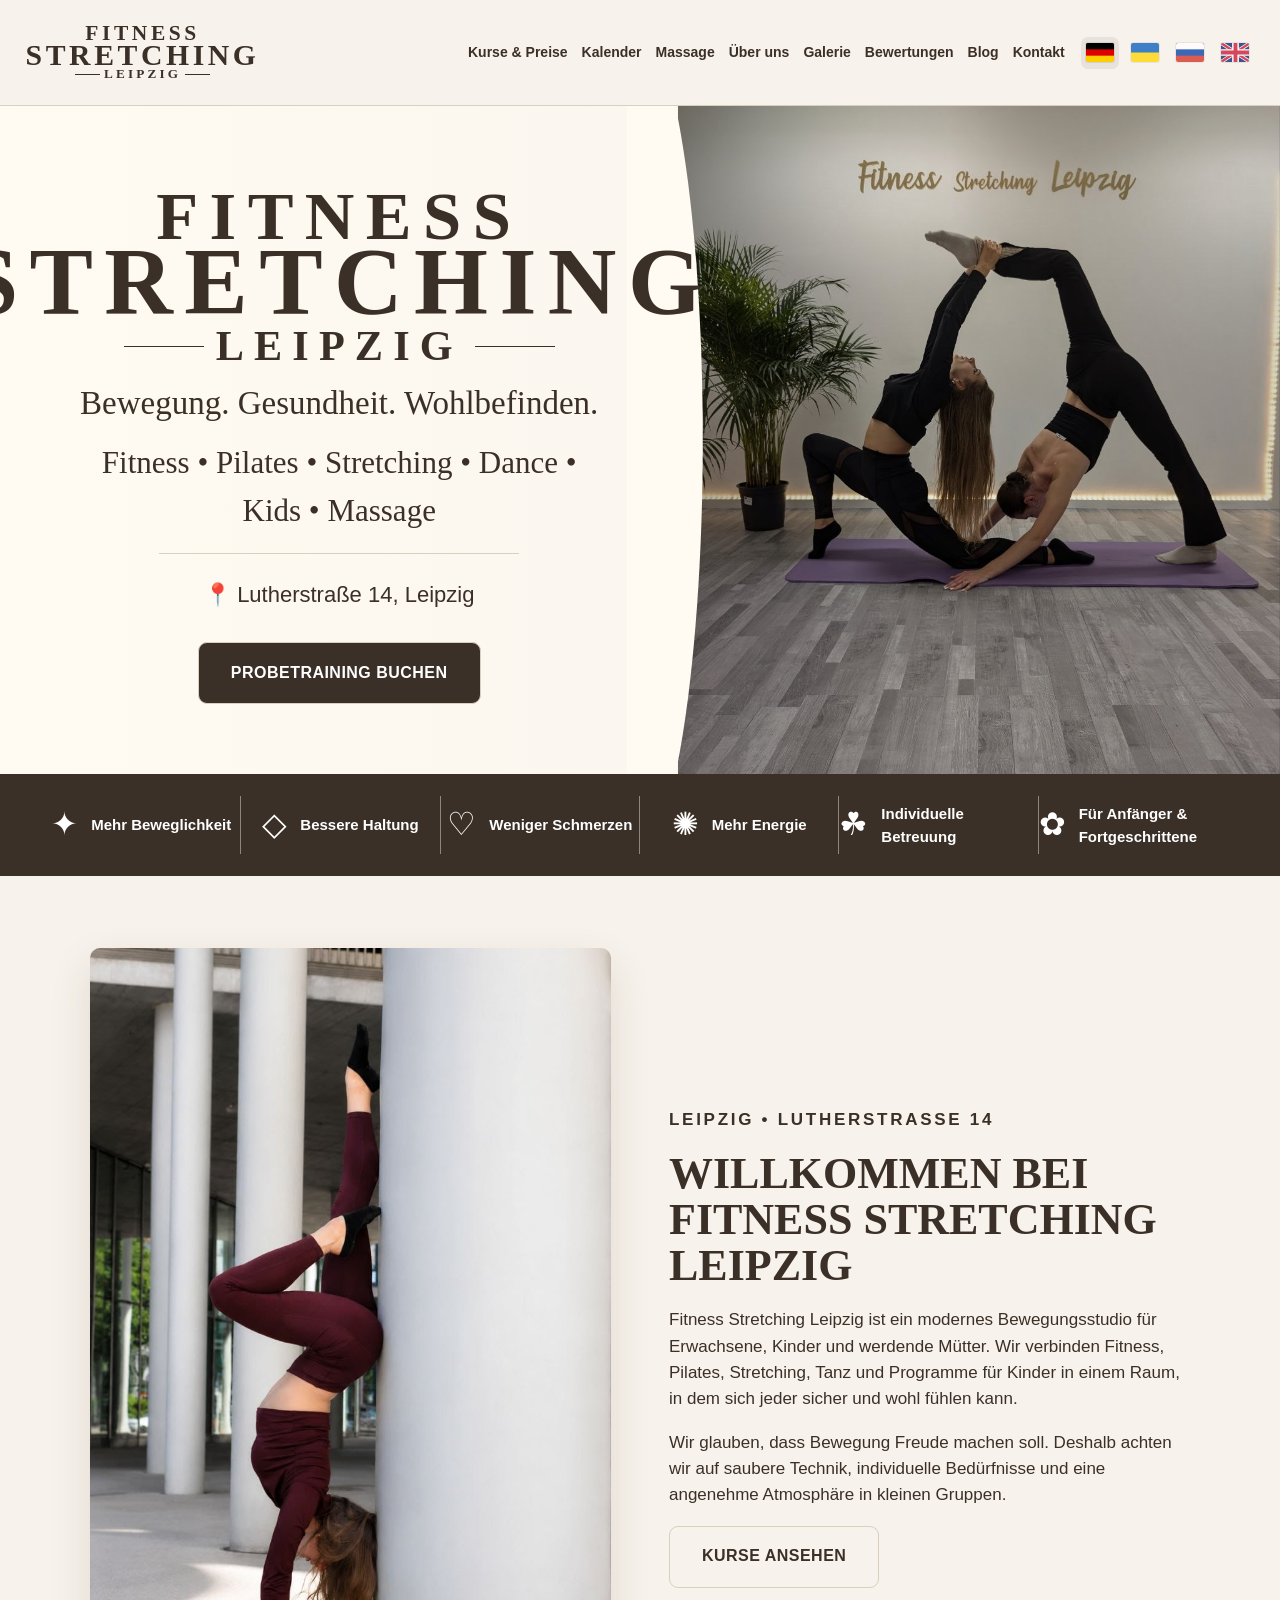
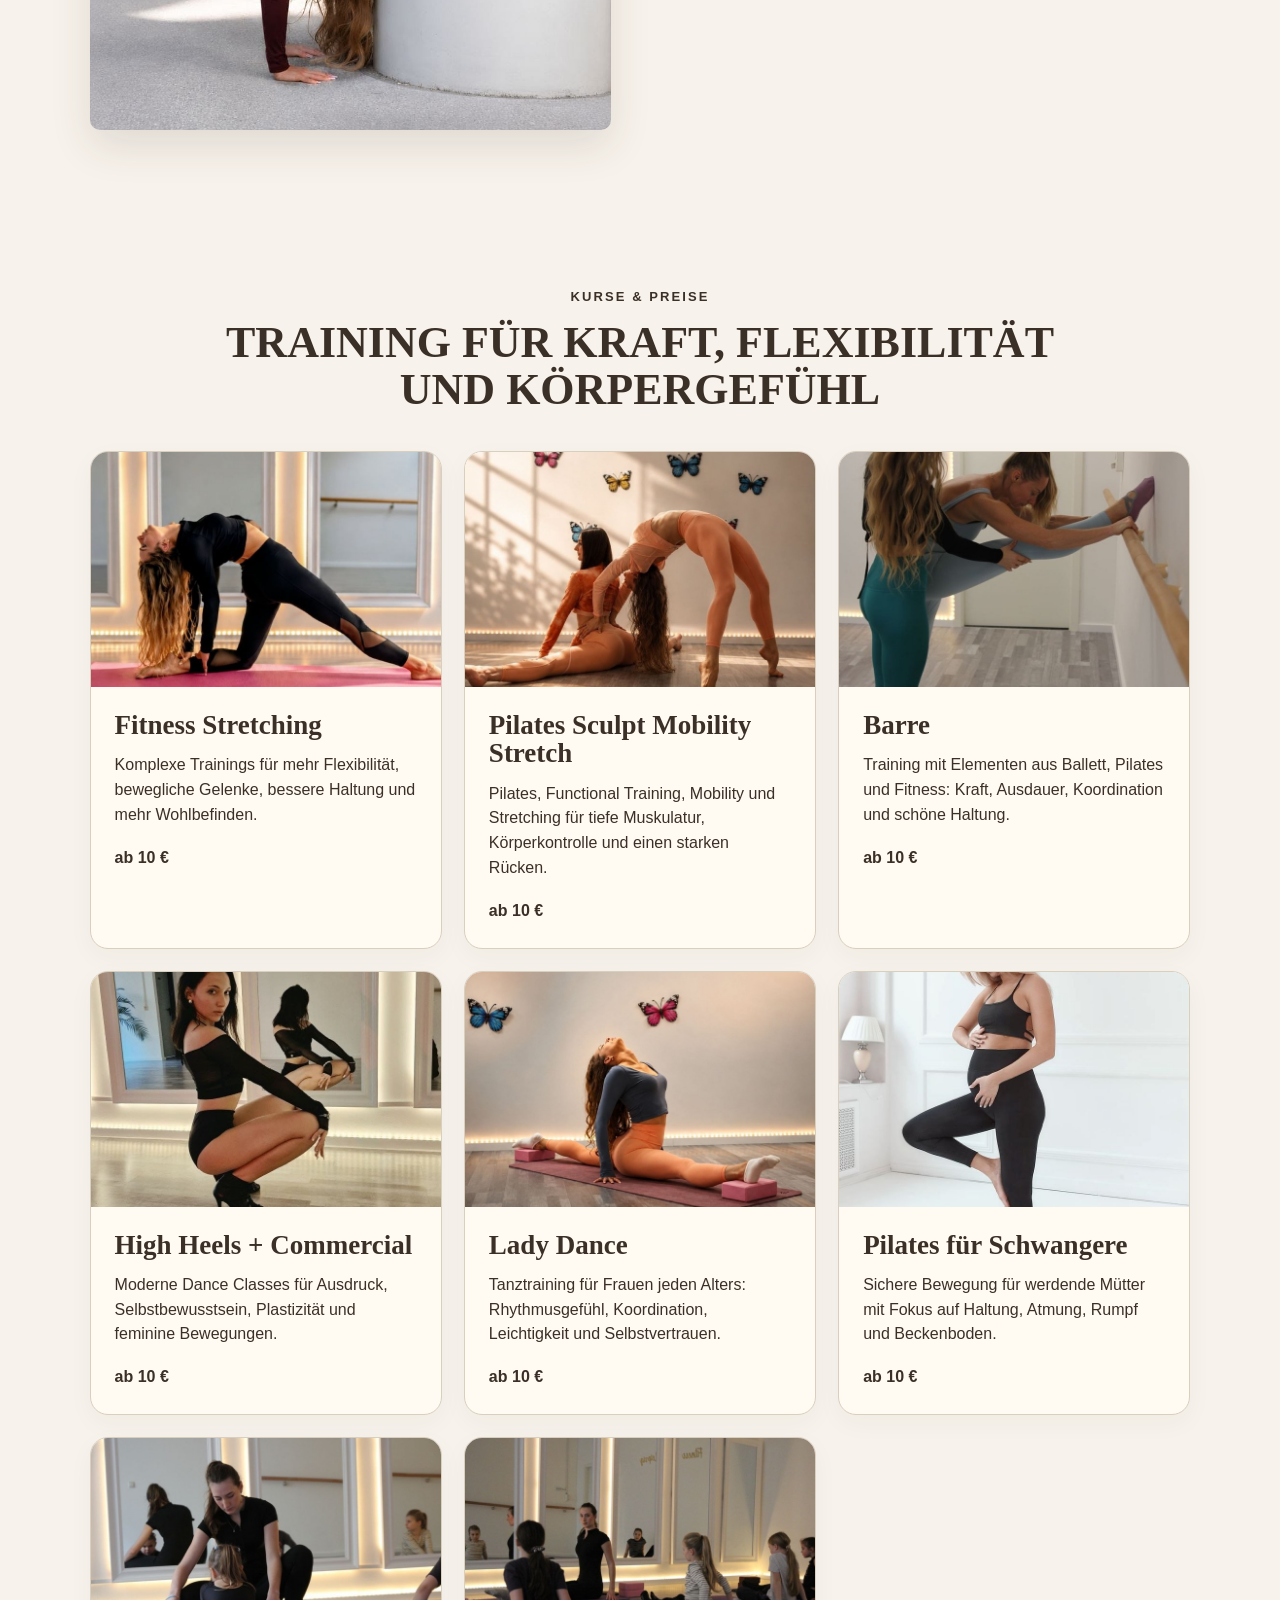
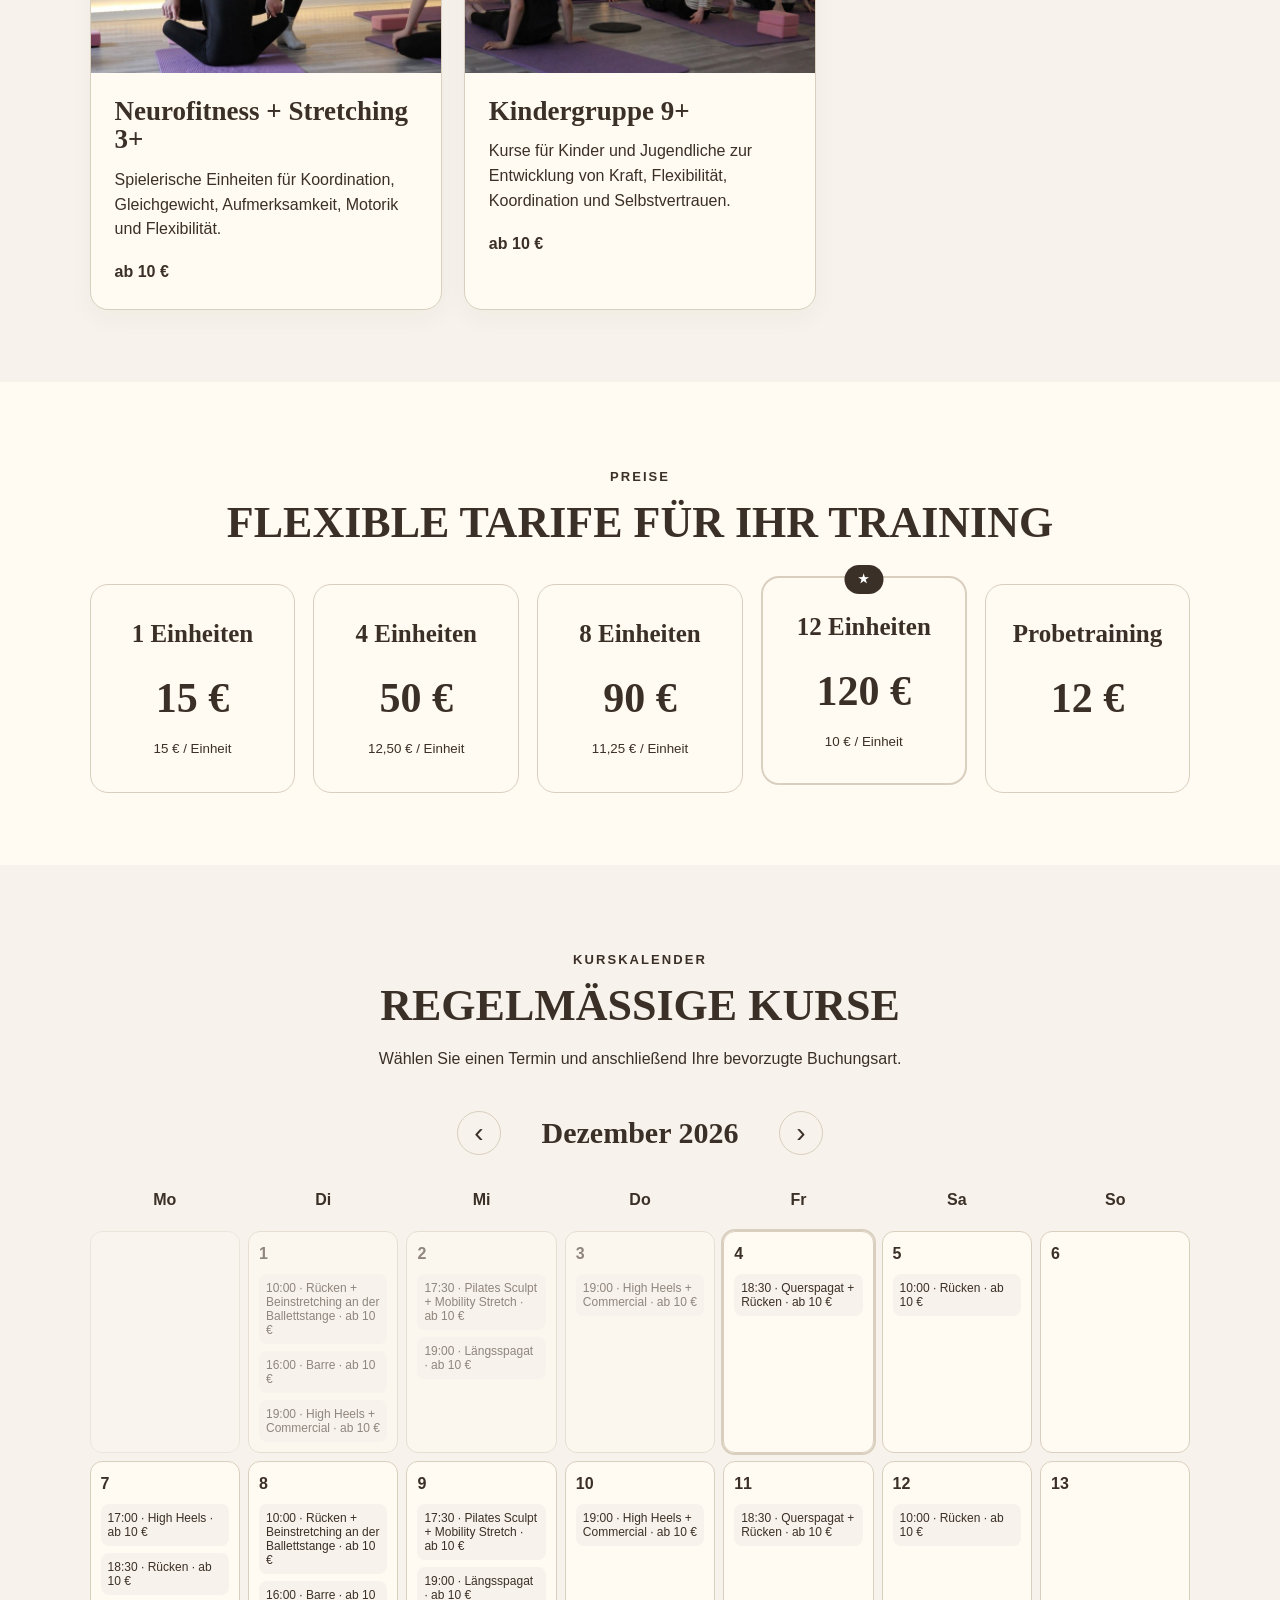
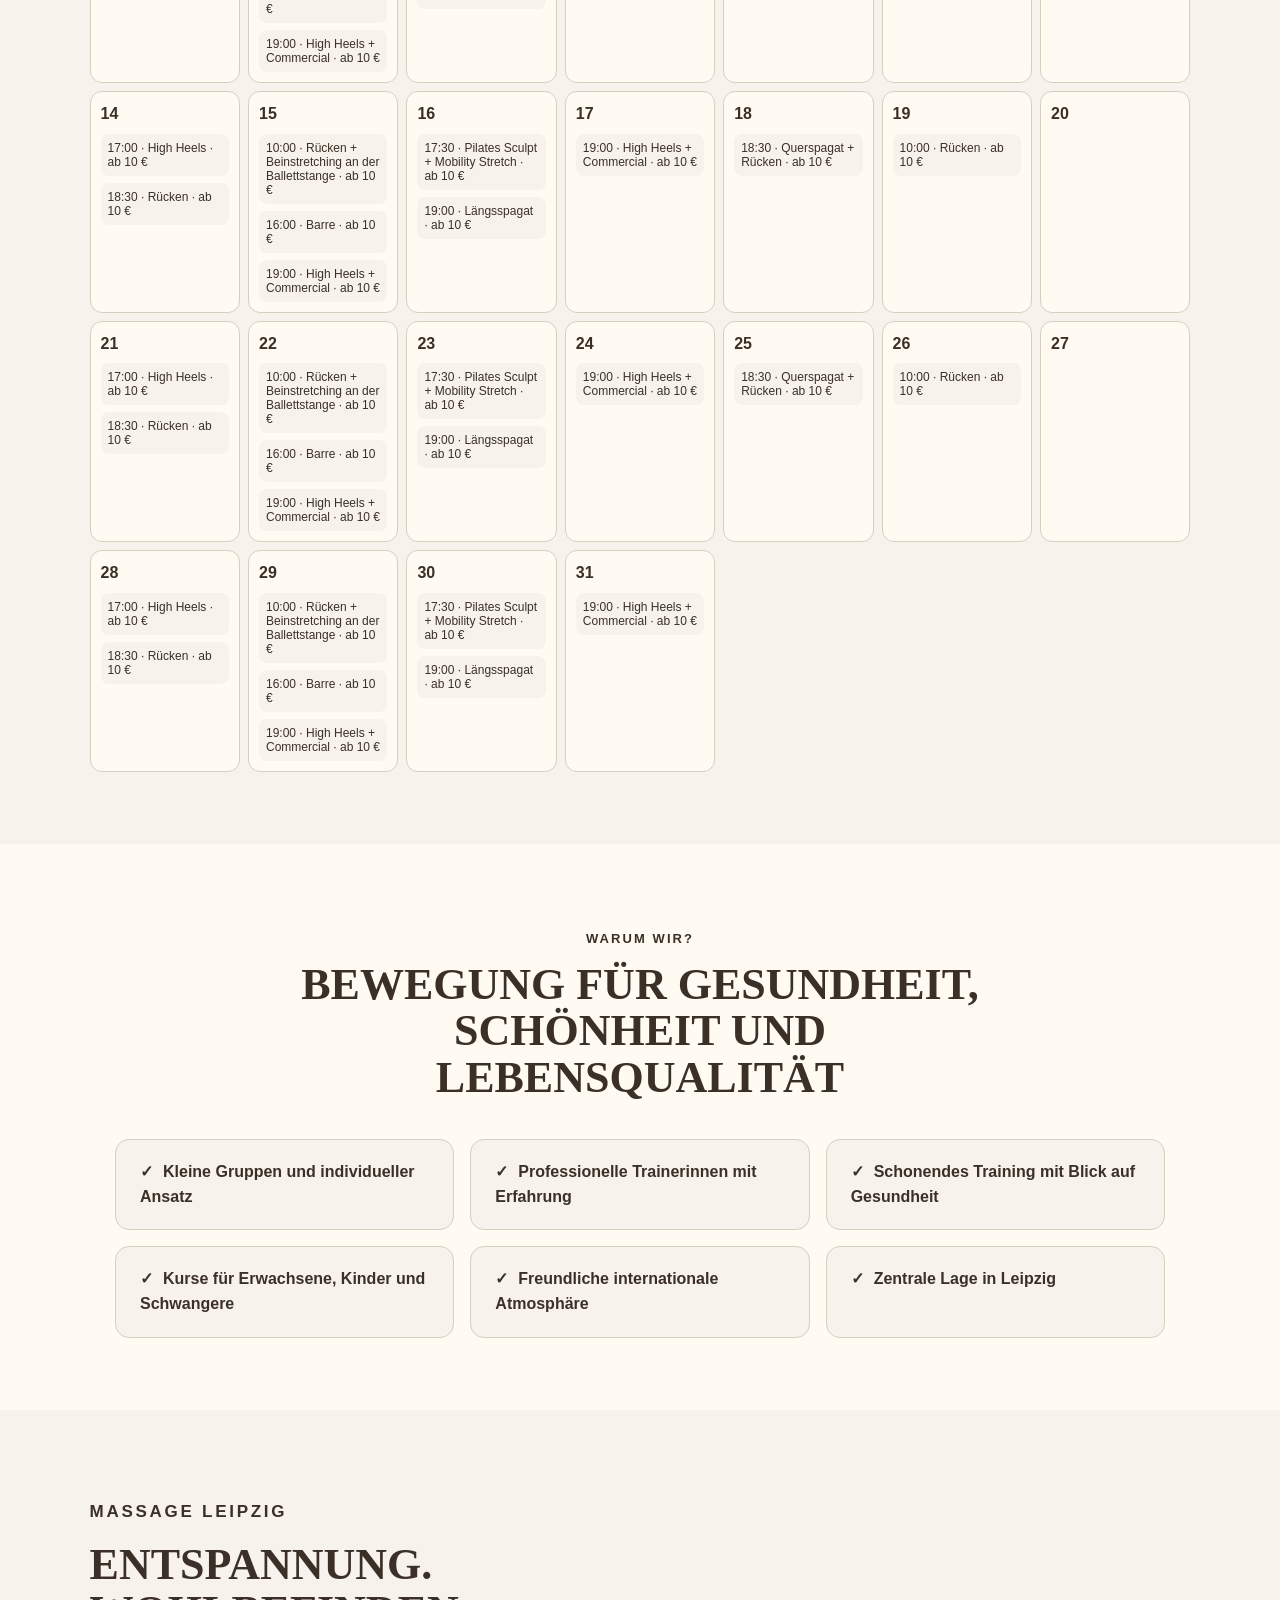
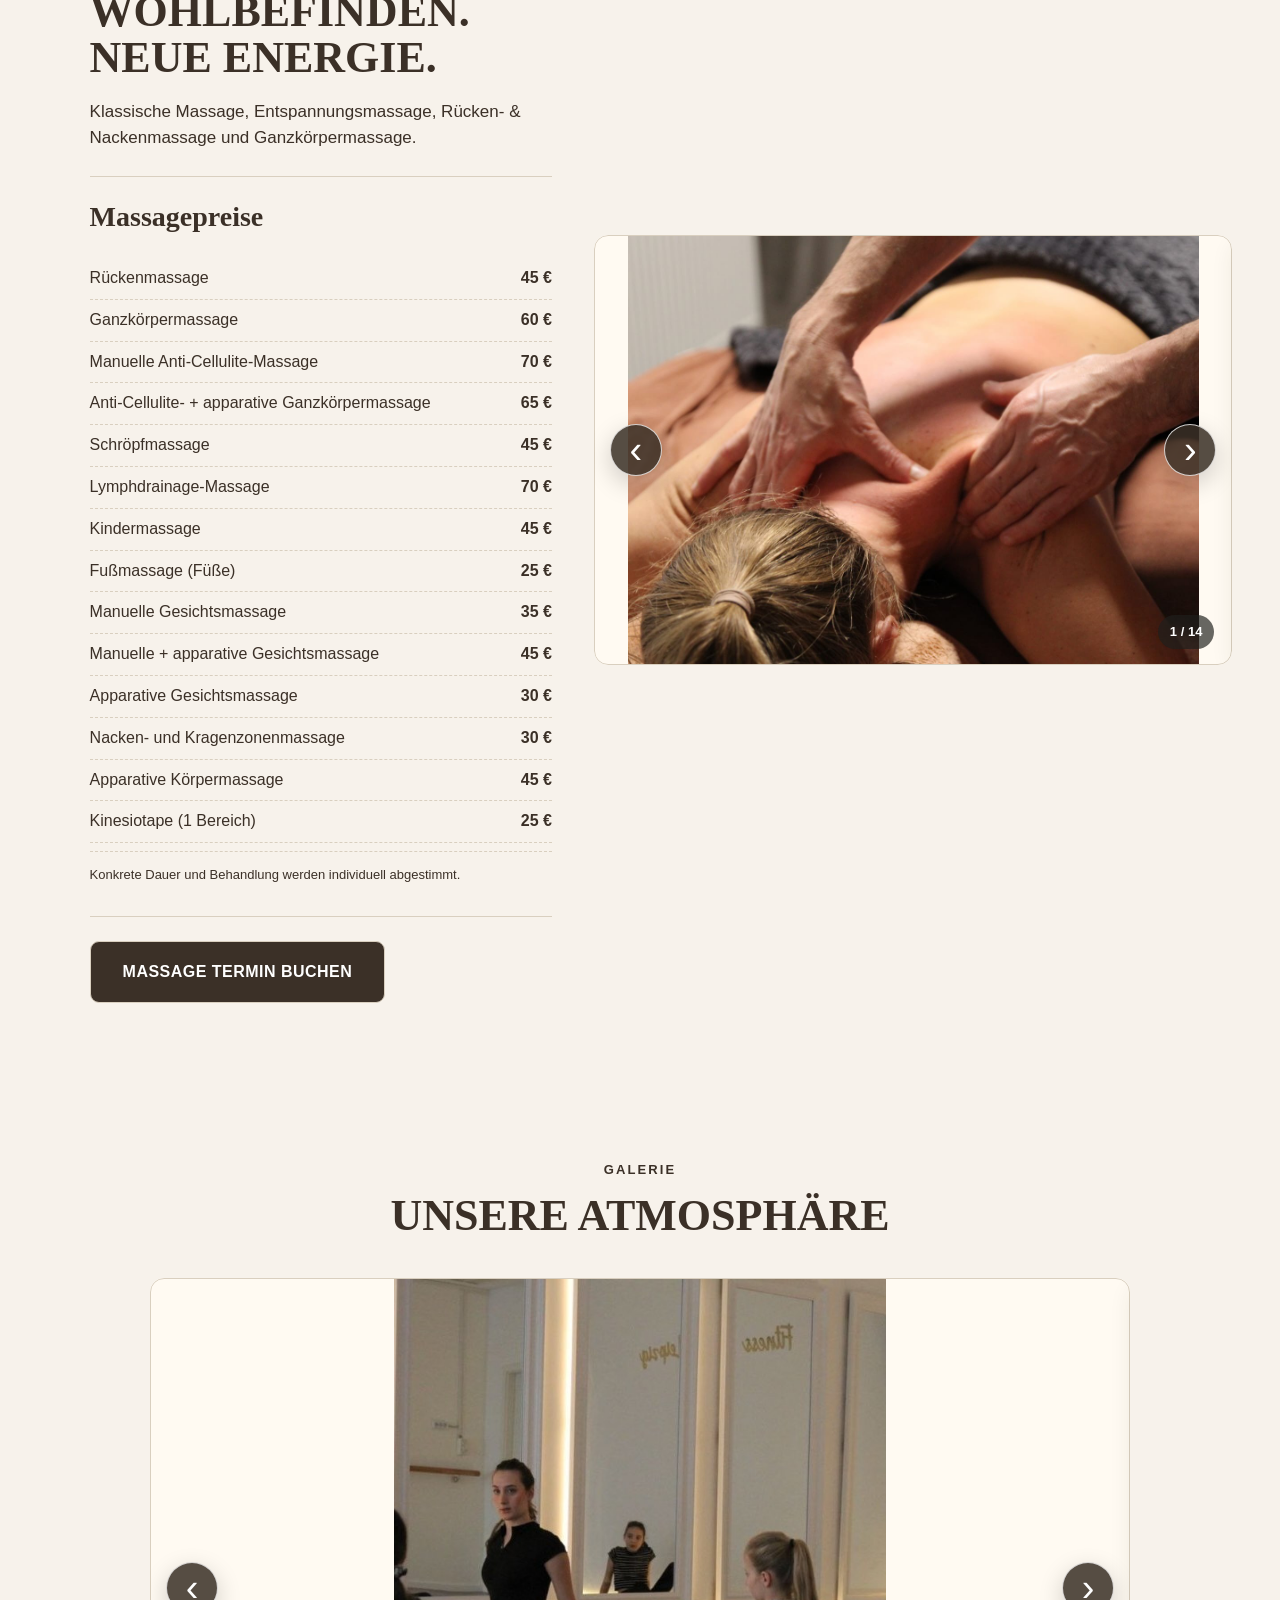
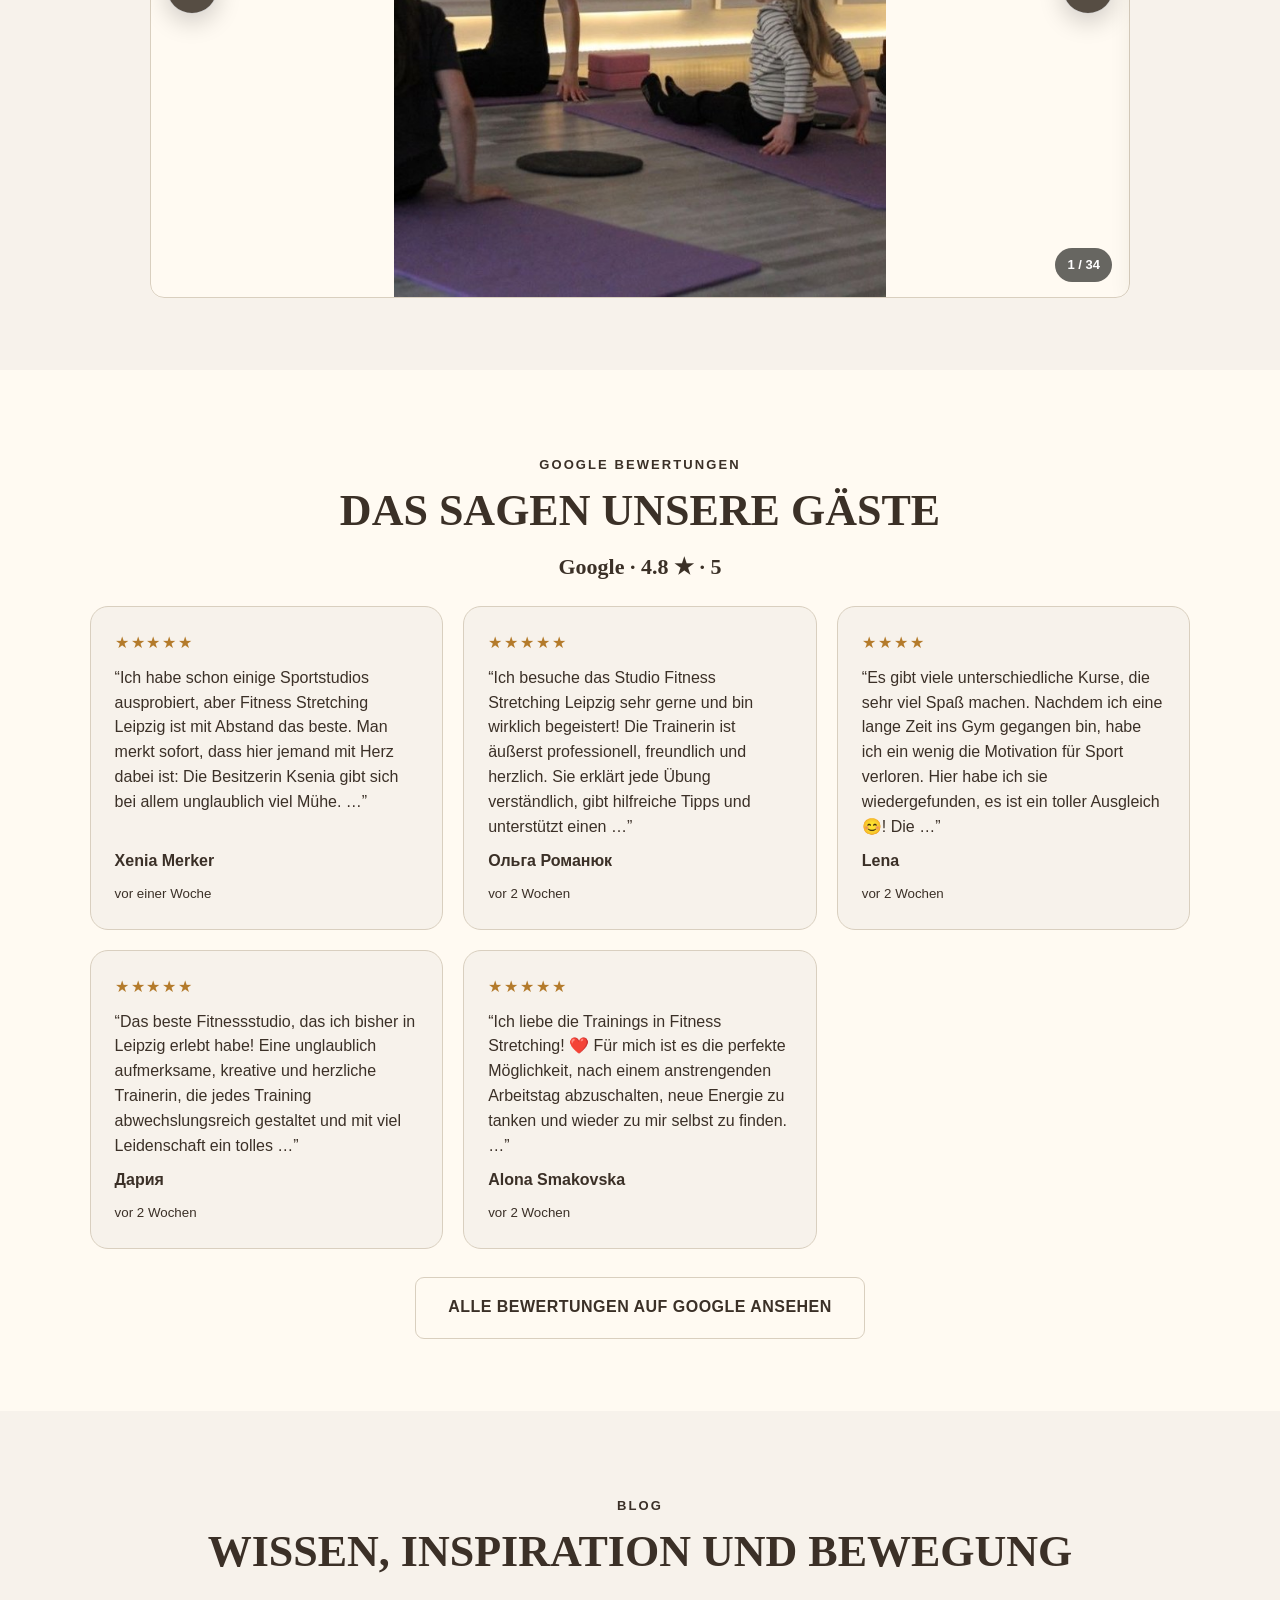
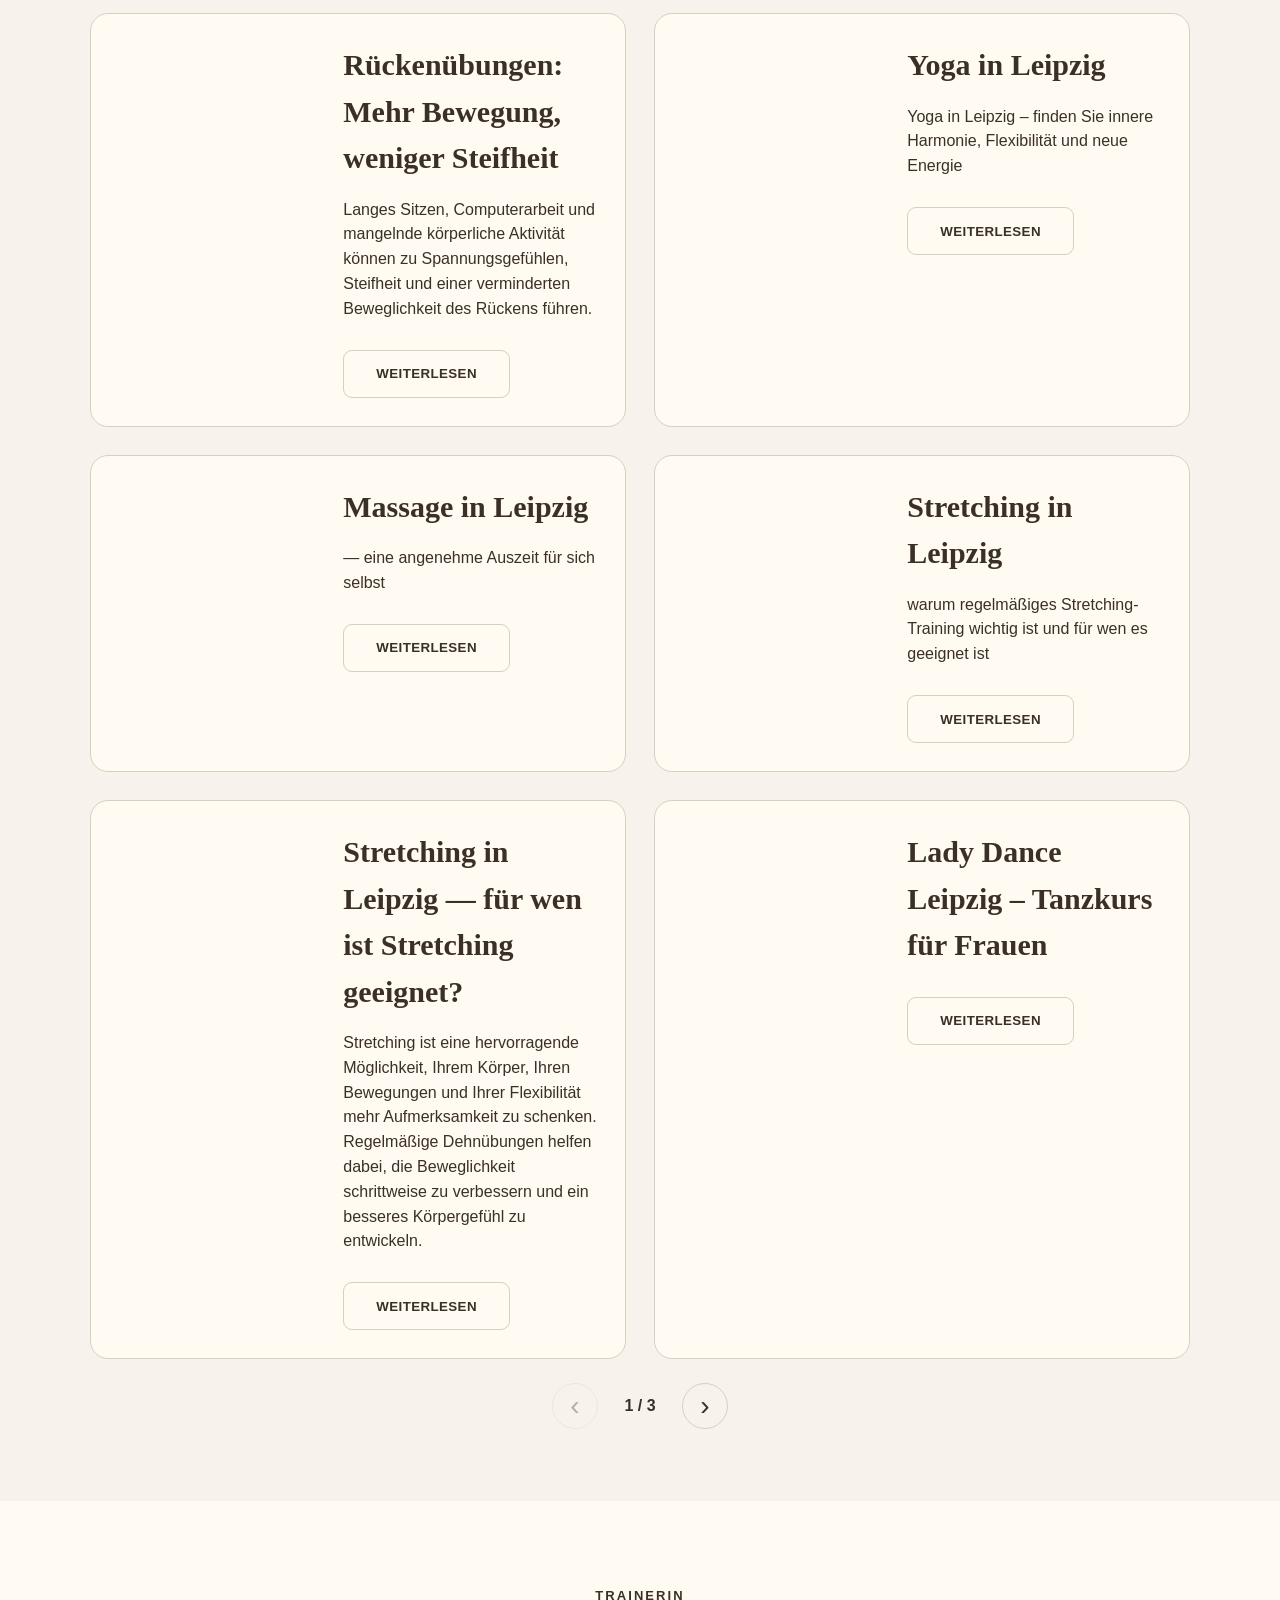
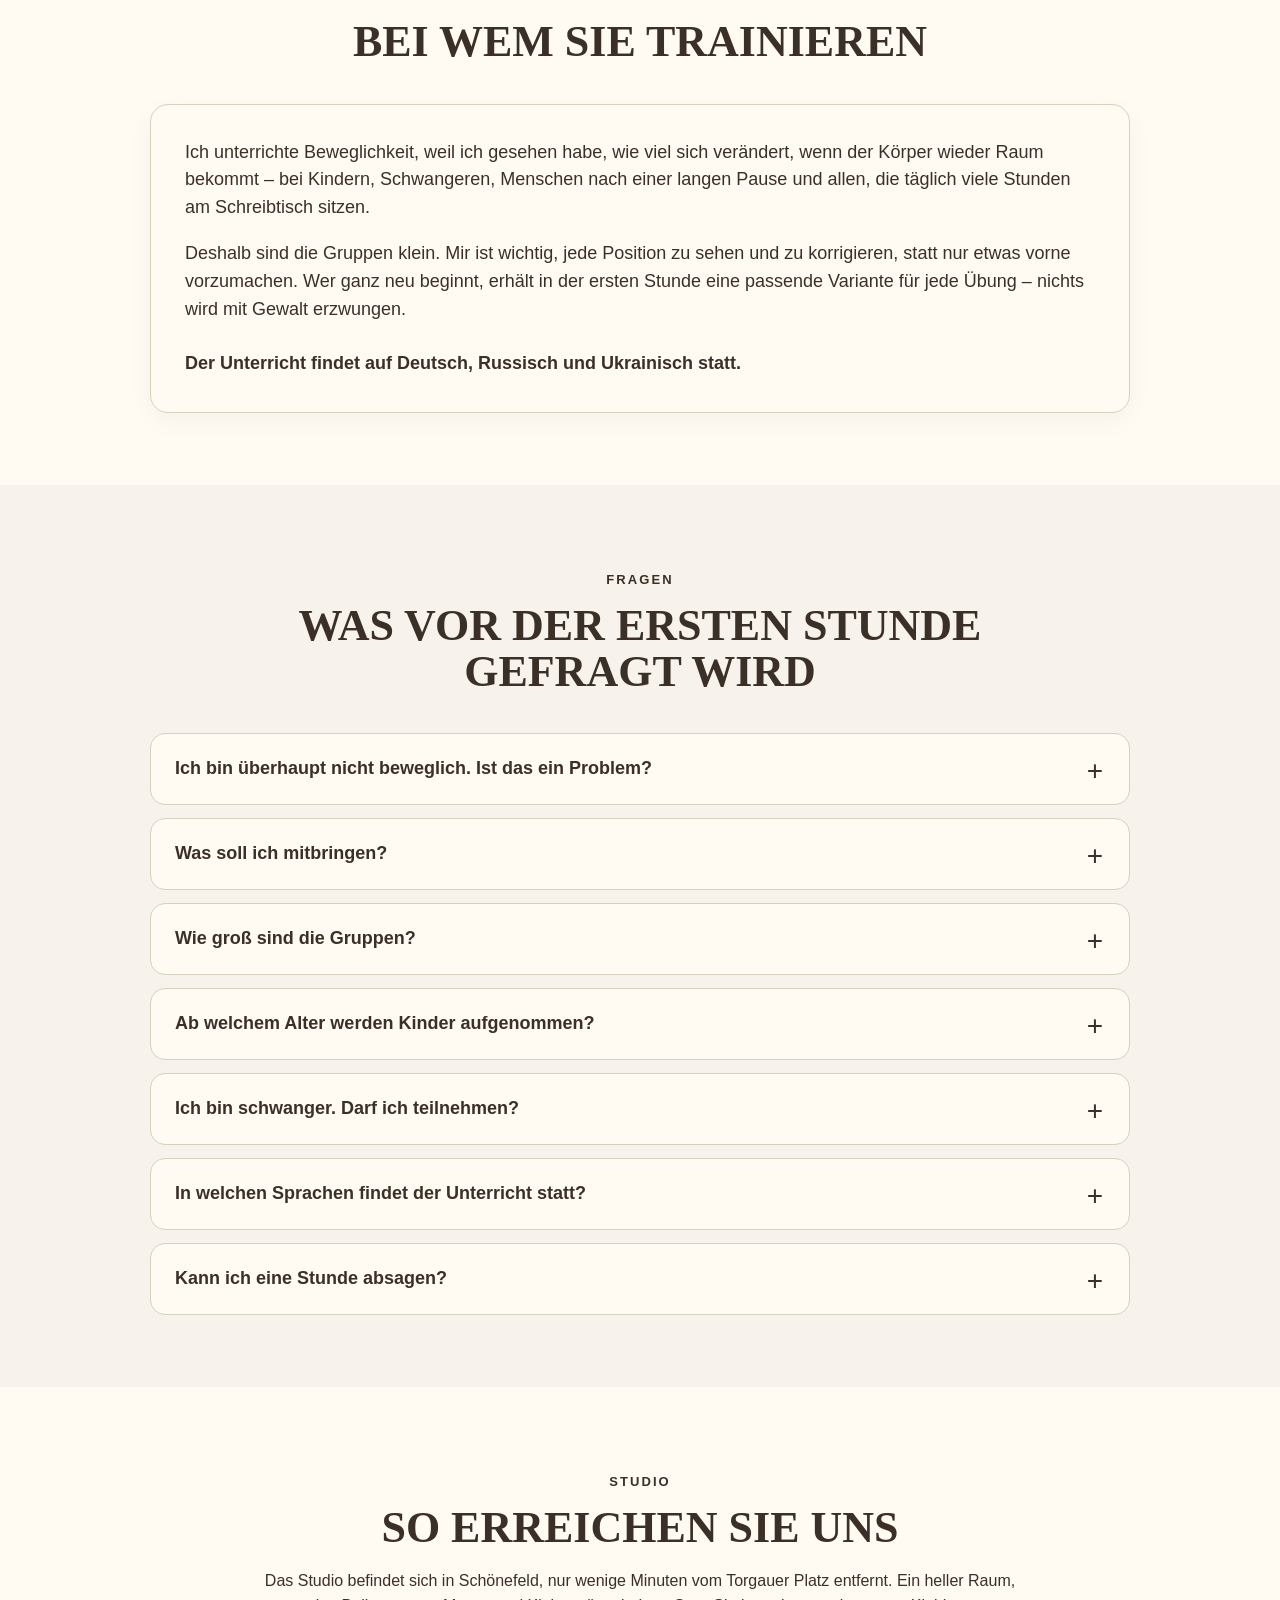
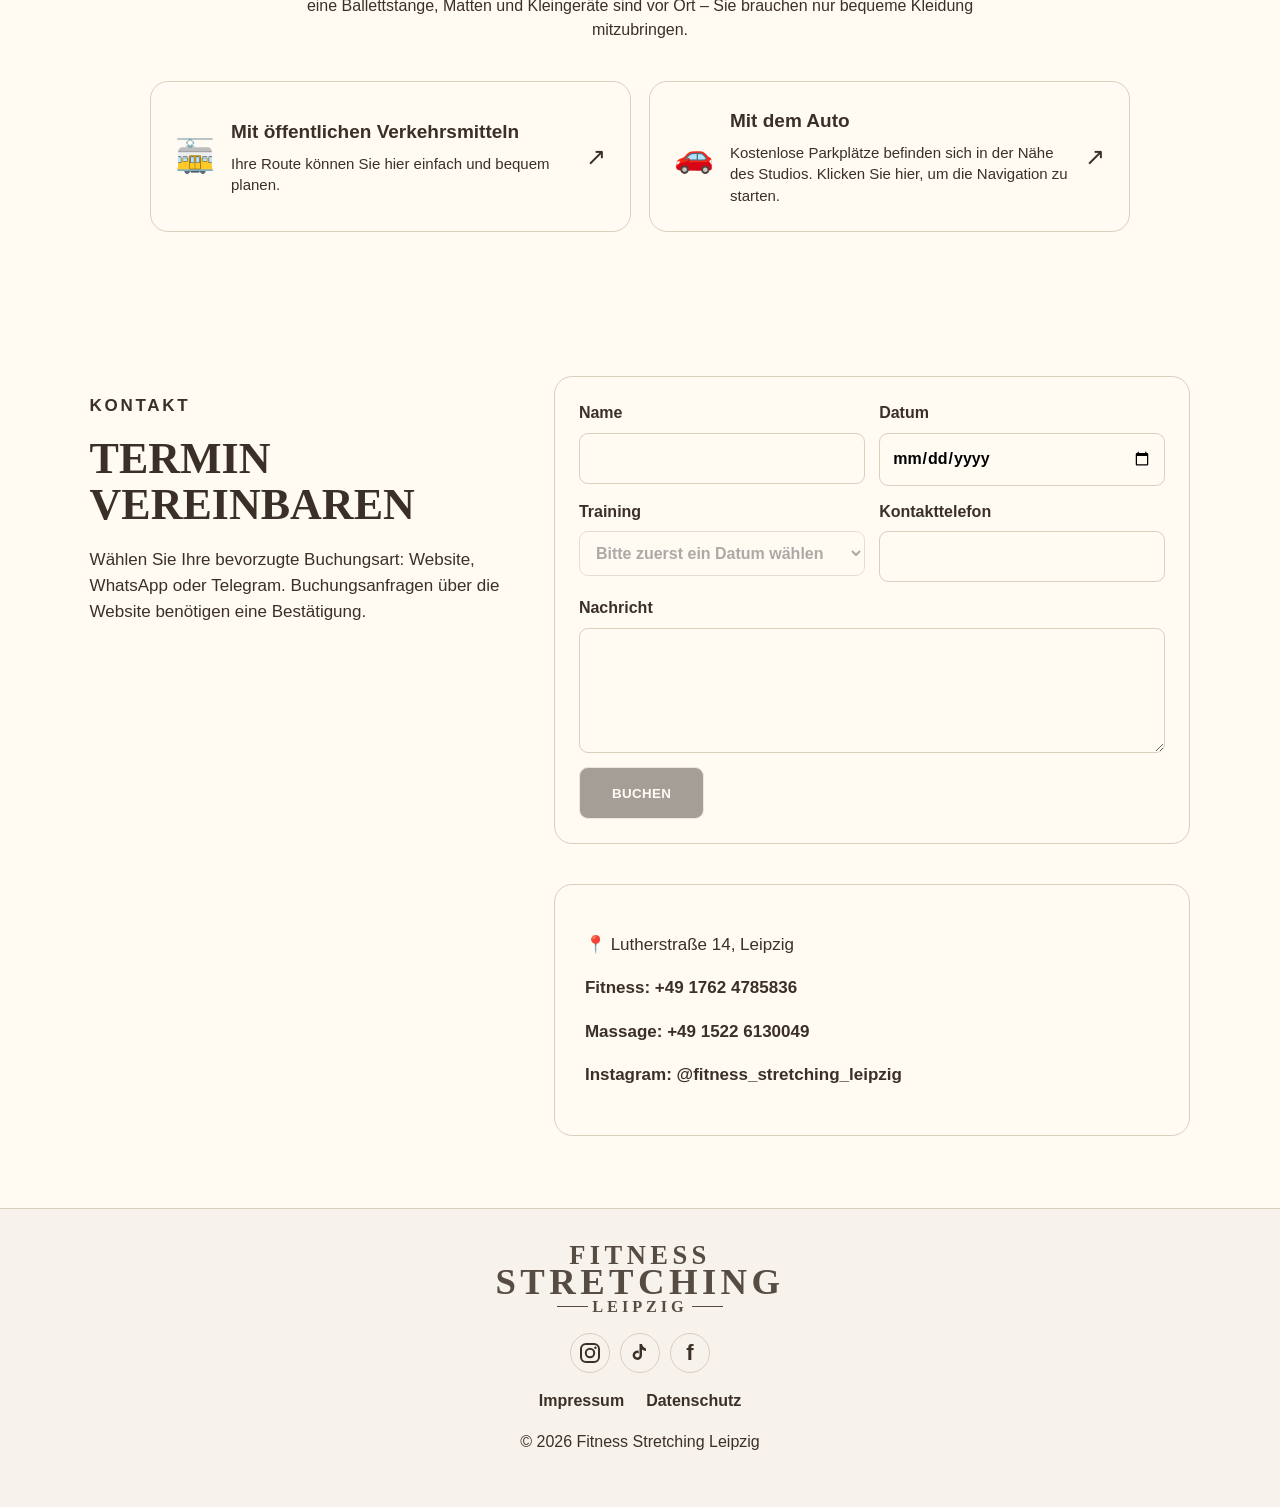
<file: index.html>
<!DOCTYPE html>

<html lang="de">
<head>
<meta charset="utf-8"/>
<meta content="width=device-width, initial-scale=1.0" name="viewport"/>
<title>Fitness &amp; Stretching Leipzig Ost | Kurse, Tanz und Massage</title>
<link rel="canonical" href="https://fitness-stretching-leipzig.de/"/>
<link rel="alternate" hreflang="de" href="https://fitness-stretching-leipzig.de/?lang=de"/>
<link rel="alternate" hreflang="uk" href="https://fitness-stretching-leipzig.de/?lang=uk"/>
<link rel="alternate" hreflang="ru" href="https://fitness-stretching-leipzig.de/?lang=ru"/>
<link rel="alternate" hreflang="en" href="https://fitness-stretching-leipzig.de/?lang=en"/>
<link rel="alternate" hreflang="x-default" href="https://fitness-stretching-leipzig.de/"/>
<meta property="og:title" content="Fitness Stretching Leipzig"/>
<meta property="og:description" content="Stretching, Pilates, Tanzkurse und Wellness-Massage in Leipzig Ost."/>
<meta property="og:url" content="https://fitness-stretching-leipzig.de/"/>
<meta property="og:type" content="website"/>
<meta property="og:image" content="https://fitness-stretching-leipzig.de/assets/hero-studio.jpg"/>
<meta property="og:locale" content="de_DE"/>
<meta name="twitter:card" content="summary_large_image"/>
<meta name="twitter:title" content="Fitness Stretching Leipzig"/>
<meta name="twitter:description" content="Stretching, Pilates, Tanzkurse und Wellness-Massage in Leipzig Ost."/>
<meta name="twitter:image" content="https://fitness-stretching-leipzig.de/assets/hero-studio.jpg"/>
<meta content="Stretching, Pilates, Barre, Tanzkurse für Frauen, Kinderkurse und Wellness-Massage in Leipzig Ost. Kleine Gruppen in der Lutherstraße 14, 04315 Leipzig." name="description"/>
<meta content="Stretching Leipzig, Pilates Leipzig, Lady Dance Leipzig, Tanzkurs für Frauen Leipzig, High Heels Dance Leipzig, Commercial Dance Leipzig, Barre Training Leipzig, Mobility Training Leipzig, Kinder Tanzkurs Leipzig, Fitnesskurse für Frauen Leipzig, Tanzkurse Leipzig, Rückentraining Leipzig, Beweglichkeit Leipzig, Fitness &amp; Stretching Leipzig Ost, Massage Leipzig, Massage Leipzig Ost, Wellness Massage Leipzig, Rückenmassage Leipzig, Ganzkörpermassage Leipzig, Nackenmassage Leipzig, Fußmassage Leipzig, Gesichtsmassage Leipzig, Lymphdrainage Massage Leipzig, Schröpfmassage Leipzig, Anti-Cellulite Massage Leipzig, Massage Lutherstraße Leipzig, Massage 04315 Leipzig, Massage Termin online Leipzig" name="keywords"/>
<meta content="index, follow" name="robots"/>
<link rel="icon" type="image/png" sizes="32x32" href="assets/favicon/favicon-32.png"/>
<link rel="apple-touch-icon" href="assets/favicon/apple-touch-icon.png"/>
<link href="style.css?v=13" rel="stylesheet"/>
</head>
<body>
<header class="site-header">
<a aria-label="Fitness Stretching Leipzig" class="brand-logo header-logo" href="#home">
<span class="logo-line-1">FITNESS</span><span class="logo-line-2">STRETCHING</span><span class="logo-line-3"><i></i>LEIPZIG<i></i></span>
</a>
<button aria-label="Menü öffnen" class="menu-toggle">☰</button>
<nav class="main-nav" id="mainNav">
<a data-i18n="navCourses" href="#courses">Kurse &amp; Preise</a>
<a data-i18n="navSchedule" href="#schedule">Kalender</a>
<a data-i18n="navMassage" href="#massage">Massage</a>
<a data-i18n="navAbout" href="#about">Über uns</a>
<a data-i18n="navGallery" href="#gallery">Galerie</a>
<a data-i18n="navReviews" href="#reviews">Bewertungen</a>
<a data-i18n="navBlog" href="#blog">Blog</a>
<a data-i18n="navContact" href="#contact">Kontakt</a>
</nav>
<a class="header-cta booking-trigger" data-booking-type="general" data-i18n="bookTrial" href="#">PROBETRAINING BUCHEN</a>
<div aria-label="Sprachauswahl" class="language-switch">
<button aria-label="Deutsch" class="active" data-lang="de" title="Deutsch"><img alt="Deutsch" src="assets/flags/de.svg"/></button>
<button aria-label="Українська" data-lang="uk" title="Українська"><img alt="Українська" src="assets/flags/ua.svg"/></button>
<button aria-label="Русский" data-lang="ru" title="Русский"><img alt="Русский" src="assets/flags/ru.svg"/></button>
<button aria-label="English" data-lang="en" title="English"><img alt="English" src="assets/flags/gb.svg"/></button>
</div>
</header>
<main>
<section class="hero" id="home">
<div class="hero-copy">
<div aria-label="Fitness Stretching Leipzig" class="brand-logo hero-logo">
<span class="logo-line-1">FITNESS</span><span class="logo-line-2">STRETCHING</span><span class="logo-line-3"><i></i>LEIPZIG<i></i></span>
</div>
<p class="hero-kicker" data-i18n="heroKicker">Bewegung. Gesundheit. Wohlbefinden.</p>
<p class="hero-subtitle" data-i18n="heroSubtitle">Fitness • Pilates • Stretching • Dance • Kids • Massage</p>
<div class="divider"></div>
<p class="address">📍 <span data-i18n="address">Lutherstraße 14, Leipzig</span></p>
<div class="hero-actions">
<a class="btn primary booking-trigger" data-booking-type="general" data-i18n="bookTrial" href="#">PROBETRAINING BUCHEN</a>
</div>
</div>
<div aria-label="Fitness Stretching Leipzig Studio" class="hero-image" role="img"></div>
</section>
<section aria-label="Vorteile" class="benefits" id="benefits">
<div class="benefit"><span>✦</span><p data-i18n="benefit1">Mehr Beweglichkeit</p></div>
<div class="benefit"><span>◇</span><p data-i18n="benefit2">Bessere Haltung</p></div>
<div class="benefit"><span>♡</span><p data-i18n="benefit3">Weniger Schmerzen</p></div>
<div class="benefit"><span>✺</span><p data-i18n="benefit4">Mehr Energie</p></div>
<div class="benefit"><span>☘</span><p data-i18n="benefit5">Individuelle Betreuung</p></div>
<div class="benefit"><span>✿</span><p data-i18n="benefit6">Für Anfänger &amp; Fortgeschrittene</p></div>
</section>
<section class="intro section" id="about">
<div class="intro-image"><img alt="Training bei Fitness Stretching Leipzig an den Leipziger Säulen" src="assets/intro-v7.png"/></div>
<div class="intro-text">
<p class="eyebrow">Leipzig • Lutherstraße 14</p>
<h2 data-i18n="welcomeTitle">Willkommen bei Fitness Stretching Leipzig</h2>
<p data-i18n="welcomeText">Fitness Stretching Leipzig ist ein modernes Bewegungsstudio für Erwachsene, Kinder und werdende Mütter. Wir verbinden Fitness, Pilates, Stretching, Tanz und Programme für Kinder in einem Raum, in dem sich jeder sicher und wohl fühlen kann.</p>
<p data-i18n="approachText">Wir glauben, dass Bewegung Freude machen soll. Deshalb achten wir auf saubere Technik, individuelle Bedürfnisse und eine angenehme Atmosphäre in kleinen Gruppen.</p>
<a class="btn outline" data-i18n="moreAbout" href="#courses">Kurse ansehen</a>
</div>
</section>
<section class="section muted" id="courses">
<div class="section-head">
<p class="eyebrow" data-i18n="coursesEyebrow">Kurse &amp; Preise</p>
<h2 data-i18n="coursesTitle">Training für Kraft, Flexibilität und Körpergefühl</h2>
</div>
<div class="cards course-grid">
<article class="card"><img alt="Fitness Stretching" class="course-image" src="assets/courses/stretching.jpg"/><div class="card-body"><h3>Fitness Stretching</h3><p data-i18n="courseStretching">Komplexe Trainings für mehr Flexibilität, bewegliche Gelenke, bessere Haltung und mehr Wohlbefinden.</p><span data-i18n="from10">ab 10 €</span></div></article>
<article class="card"><img alt="Pilates Sculpt Mobility Stretch" class="course-image" src="assets/courses/pilates.jpg"/><div class="card-body"><h3>Pilates Sculpt Mobility Stretch</h3><p data-i18n="coursePilates">Pilates, Functional Training, Mobility und Stretching für tiefe Muskulatur, Körperkontrolle und einen starken Rücken.</p><span data-i18n="from10">ab 10 €</span></div></article>
<article class="card"><img alt="Barre Workout" class="course-image" src="assets/courses/barre.jpg"/><div class="card-body"><h3>Barre</h3><p data-i18n="courseBarre">Training mit Elementen aus Ballett, Pilates und Fitness: Kraft, Ausdauer, Koordination und schöne Haltung.</p><span data-i18n="from10">ab 10 €</span></div></article>
<article class="card"><img alt="High Heels Commercial" class="course-image" src="assets/courses/highheels.jpg"/><div class="card-body"><h3>High Heels + Commercial</h3><p data-i18n="courseHighHeels">Moderne Dance Classes für Ausdruck, Selbstbewusstsein, Plastizität und feminine Bewegungen.</p><span data-i18n="from10">ab 10 €</span></div></article>
<article class="card"><img alt="Lady Dance" class="course-image" src="assets/courses/ladydance.jpg"/><div class="card-body"><h3>Lady Dance</h3><p data-i18n="courseLady">Tanztraining für Frauen jeden Alters: Rhythmusgefühl, Koordination, Leichtigkeit und Selbstvertrauen.</p><span data-i18n="from10">ab 10 €</span></div></article>
<article class="card"><img alt="Pilates für Schwangere" class="course-image" src="assets/courses/pregnancy.jpg"/><div class="card-body"><h3 data-i18n="pregnancyTitle">Pilates für Schwangere</h3><p data-i18n="coursePregnancy">Sichere Bewegung für werdende Mütter mit Fokus auf Haltung, Atmung, Rumpf und Beckenboden.</p><span data-i18n="from10">ab 10 €</span></div></article>
<article class="card"><img alt="Neurofitness und Stretching für Kinder" class="course-image" src="assets/courses/kids3.jpg"/><div class="card-body"><h3>Neurofitness + Stretching 3+</h3><p data-i18n="courseKids3">Spielerische Einheiten für Koordination, Gleichgewicht, Aufmerksamkeit, Motorik und Flexibilität.</p><span data-i18n="from10">ab 10 €</span></div></article>
<article class="card"><img alt="Kindergruppe 9+" class="course-image" src="assets/courses/kids9.jpg"/><div class="card-body"><h3 data-i18n="kids9Title">Kindergruppe 9+</h3><p data-i18n="courseKids9">Kurse für Kinder und Jugendliche zur Entwicklung von Kraft, Flexibilität, Koordination und Selbstvertrauen.</p><span data-i18n="from10">ab 10 €</span></div></article>
</div>
</section>

<section class="section prices-section" id="prices">
<div class="section-head"><p class="eyebrow" data-i18n="pricesEyebrow">Preise</p><h2 data-i18n="pricesTitle">Flexible Tarife für Ihr Training</h2></div>
<div class="price-grid" id="fitnessPriceGrid"></div>
</section>
<section class="section schedule-section muted" id="schedule">
<div class="section-head"><p class="eyebrow" data-i18n="scheduleEyebrow">Kurskalender</p><h2 data-i18n="scheduleTitle">Regelmäßige Kurse</h2><p data-i18n="scheduleHint">Wählen Sie einen Termin und schreiben Sie uns zur Buchung.</p></div>
<div class="schedule-toolbar"><button id="prevMonth" type="button">‹</button><h3 id="calendarTitle"></h3><button id="nextMonth" type="button">›</button></div>
<div id="calendarDesktop" class="calendar-desktop"></div>
<div id="calendarMobile" class="calendar-mobile"></div>
</section>
<section class="section why" id="why">
<div class="section-head narrow">
<p class="eyebrow" data-i18n="whyEyebrow">Warum wir?</p>
<h2 data-i18n="whyTitle">Bewegung für Gesundheit, Schönheit und Lebensqualität</h2>
</div>
<div class="why-grid">
<div data-i18n="why1">Kleine Gruppen und individueller Ansatz</div>
<div data-i18n="why2">Professionelle Trainerinnen mit Erfahrung</div>
<div data-i18n="why3">Schonendes Training mit Blick auf Gesundheit</div>
<div data-i18n="why4">Kurse für Erwachsene, Kinder und Schwangere</div>
<div data-i18n="why5">Freundliche internationale Atmosphäre</div>
<div data-i18n="why6">Zentrale Lage in Leipzig</div>
</div>
</section>
<section class="section massage" id="massage">
<div class="massage-copy">
<p class="eyebrow">Massage Leipzig</p>
<h2 data-i18n="massageTitle">Entspannung. Wohlbefinden. Neue Energie.</h2>
<p data-i18n="massageText">Klassische Massage, Entspannungsmassage, Rücken- &amp; Nackenmassage und Ganzkörpermassage.</p>
<div class="massage-price-list"><h3 data-i18n="massagePrices">Massagepreise</h3><div id="massagePriceGrid"></div><p class="price-note" data-i18n="massagePriceNote">Konkrete Dauer und Behandlung werden individuell abgestimmt.</p></div>
<a class="btn primary booking-trigger" data-booking-type="massage" data-i18n="massageBook" href="#">Massage Termin buchen</a>
</div>
<div class="massage-media"><div class="photo-slider massage-slider" data-slider="massage"><div class="slider-viewport"><div class="slider-track"></div></div><button aria-label="Vorheriges Foto" class="slider-arrow slider-prev" type="button">‹</button><button aria-label="Nächstes Foto" class="slider-arrow slider-next" type="button">›</button><div aria-live="polite" class="slider-counter">0 / 0</div></div></div>
</section>
<section class="section gallery-section" id="gallery">
<div class="section-head">
<p class="eyebrow" data-i18n="galleryEyebrow">Galerie</p>
<h2 data-i18n="galleryTitle">Unsere Atmosphäre</h2>
</div>
<div class="photo-slider gallery-slider" data-slider="studio"><div class="slider-viewport"><div class="slider-track"></div></div><button aria-label="Vorheriges Foto" class="slider-arrow slider-prev" type="button">‹</button><button aria-label="Nächstes Foto" class="slider-arrow slider-next" type="button">›</button><div aria-live="polite" class="slider-counter">0 / 0</div></div>
</section>

<section class="section reviews-section" id="reviews">
<div class="section-head"><p class="eyebrow" data-i18n="reviewsEyebrow">Google Bewertungen</p><h2 data-i18n="reviewsTitle">Das sagen unsere Gäste</h2></div>
<div class="reviews-summary" id="reviewsSummary" hidden></div><div class="reviews-grid" id="reviewsGrid"></div>
<p class="reviews-empty" id="reviewsEmpty" data-i18n="reviewsEmpty">Neue Google-Bewertungen werden hier automatisch angezeigt, sobald die Verbindung zum Bot aktiviert ist.</p>
<div class="reviews-action"><a class="btn outline" id="reviewsGoogleLink" href="https://share.google/effulA2MOSSWAdJMj" target="_blank" rel="noopener noreferrer" data-i18n="reviewsGoogle">Alle Bewertungen auf Google ansehen</a></div>
</section>

<section class="section blog-section muted" id="blog">
<div class="section-head"><p class="eyebrow" data-i18n="blogEyebrow">Blog</p><h2 data-i18n="blogTitle">Wissen, Inspiration und Bewegung</h2></div>
<div class="blog-carousel" data-blog-carousel>
<div class="blog-grid" id="blogGrid"></div>
<div class="blog-desktop-controls" aria-label="Blog navigation">
<button class="blog-desktop-prev" type="button" aria-label="Neuere Artikel">‹</button>
<span class="blog-desktop-counter" aria-live="polite">0 / 0</span>
<button class="blog-desktop-next" type="button" aria-label="Ältere Artikel">›</button>
</div>
<div class="blog-mobile-controls" aria-label="Blog navigation">
<button class="blog-prev" type="button" aria-label="Previous article">‹</button>
<span class="blog-counter" aria-live="polite">0 / 0</span>
<button class="blog-next" type="button" aria-label="Next article">›</button>
</div>
</div>
</section>
<div class="article-modal" id="articleModal" aria-hidden="true"><div class="article-dialog"><button class="article-close" type="button" aria-label="Schließen">×</button><h2 id="articleModalTitle"></h2><div id="articleModalBody"></div></div></div>

<section class="section trainer-section" id="trainer">
<div class="section-head narrow">
<p class="eyebrow" data-i18n="trainerEyebrow">Trainerin</p>
<h2 data-i18n="trainerTitle">Bei wem Sie trainieren</h2>
</div>
<div class="info-panel trainer-panel">
<p data-i18n="trainerText1">Ich unterrichte Beweglichkeit, weil ich gesehen habe, wie viel sich verändert, wenn der Körper wieder Raum bekommt – bei Kindern, Schwangeren, Menschen nach einer langen Pause und allen, die täglich viele Stunden am Schreibtisch sitzen.</p>
<p data-i18n="trainerText2">Deshalb sind die Gruppen klein. Mir ist wichtig, jede Position zu sehen und zu korrigieren, statt nur etwas vorne vorzumachen. Wer ganz neu beginnt, erhält in der ersten Stunde eine passende Variante für jede Übung – nichts wird mit Gewalt erzwungen.</p>
<p class="trainer-languages" data-i18n="trainerLanguages">Der Unterricht findet auf Deutsch, Russisch und Ukrainisch statt.</p>
</div>
</section>

<section class="section faq-section muted" id="faq">
<div class="section-head narrow">
<p class="eyebrow" data-i18n="faqEyebrow">Fragen</p>
<h2 data-i18n="faqTitle">Was vor der ersten Stunde gefragt wird</h2>
</div>
<div class="faq-list">
<details class="faq-item"><summary data-i18n="faqQ1">Ich bin überhaupt nicht beweglich. Ist das ein Problem?</summary><p data-i18n="faqA1">Nein – das ist ganz normal. Fast alle beginnen hier „steif“. Für jede Übung gibt es eine leichtere Variante, und in der ersten Stunde bekommen Sie Ihre passende Ausführung.</p></details>
<details class="faq-item"><summary data-i18n="faqQ2">Was soll ich mitbringen?</summary><p data-i18n="faqA2">Bequeme Kleidung, in der Sie sich gut beugen können, und Socken. Matten, Bänder und Blöcke sind im Studio vorhanden.</p></details>
<details class="faq-item"><summary data-i18n="faqQ3">Wie groß sind die Gruppen?</summary><p data-i18n="faqA3">Klein genug, damit jede Position korrigiert werden kann. Deshalb ist eine Reservierung erforderlich – überfüllte Kurse gibt es nicht.</p></details>
<details class="faq-item"><summary data-i18n="faqQ4">Ab welchem Alter werden Kinder aufgenommen?</summary><p data-i18n="faqA4">Ab vier Jahren, in zwei getrennten Gruppen (4–7 und 8–12). Bei der ersten Stunde dürfen die Eltern im Raum bleiben.</p></details>
<details class="faq-item"><summary data-i18n="faqQ5">Ich bin schwanger. Darf ich teilnehmen?</summary><p data-i18n="faqA5">In der Regel ja, mit angepassten Übungen – stimmen Sie dies bitte einmal mit Ihrer Ärztin, Ihrem Arzt oder Ihrer Hebamme ab. Medizinische und physiotherapeutische Leistungen werden hier nicht angeboten.</p></details>
<details class="faq-item"><summary data-i18n="faqQ6">In welchen Sprachen findet der Unterricht statt?</summary><p data-i18n="faqA6">Auf Deutsch, Russisch und Ukrainisch. Sagen Sie einfach, welche Sprache für Sie angenehmer ist.</p></details>
<details class="faq-item"><summary data-i18n="faqQ7">Kann ich eine Stunde absagen?</summary><p data-i18n="faqA7">Ja, kostenfrei bis spätestens zwölf Stunden vor Beginn. Bei einer späteren Absage wird die Stunde von der Karte abgebucht.</p></details>
</div>
</section>

<section class="section directions-section" id="directions">
<div class="section-head narrow">
<p class="eyebrow" data-i18n="directionsEyebrow">Studio</p>
<h2 data-i18n="directionsTitle">So erreichen Sie uns</h2>
<p data-i18n="directionsIntro">Das Studio befindet sich in Schönefeld, nur wenige Minuten vom Torgauer Platz entfernt. Ein heller Raum, eine Ballettstange, Matten und Kleingeräte sind vor Ort – Sie brauchen nur bequeme Kleidung mitzubringen.</p>
</div>
<div class="directions-grid">
<button class="direction-card" id="publicTransportToggle" type="button" aria-expanded="false" aria-controls="mdvWidget">
<span class="direction-icon" aria-hidden="true">🚋</span><span><strong data-i18n="publicTransportTitle">Mit öffentlichen Verkehrsmitteln</strong><small data-i18n="publicTransportText">Ihre Route können Sie hier einfach und bequem planen.</small></span><span class="direction-arrow">↗</span>
</button>
<button class="direction-card" id="carNavigationToggle" type="button">
<span class="direction-icon" aria-hidden="true">🚗</span><span><strong data-i18n="carTitle">Mit dem Auto</strong><small data-i18n="carText">Kostenlose Parkplätze befinden sich in der Nähe des Studios. Klicken Sie hier, um die Navigation zu starten.</small></span><span class="direction-arrow">↗</span>
</button>
</div>
<div class="mdv-widget" id="mdvWidget" hidden></div>
</section>

<div class="navigation-modal" id="navigationModal" aria-hidden="true">
<div class="navigation-dialog">
<button class="navigation-close" type="button" aria-label="Schließen">×</button>
<h3 data-i18n="navigationChoose">Navigation auswählen</h3>
<p>Lutherstraße 14, 04315 Leipzig</p>
<div class="navigation-links">
<a class="btn outline" href="https://maps.apple.com/?daddr=Lutherstra%C3%9Fe%2014%2C%2004315%20Leipzig&dirflg=d" target="_blank" rel="noopener">Apple Maps</a>
<a class="btn outline" href="https://www.google.com/maps/dir/?api=1&destination=Lutherstra%C3%9Fe%2014%2C%2004315%20Leipzig&travelmode=driving" target="_blank" rel="noopener">Google Maps</a>
<a class="btn outline" href="https://www.waze.com/ul?q=Lutherstra%C3%9Fe%2014%2C%2004315%20Leipzig&navigate=yes" target="_blank" rel="noopener">Waze</a>
</div>
</div>
</div>

<section class="section contact" id="contact">
<div>
<p class="eyebrow" data-i18n="contactEyebrow">Kontakt</p>
<h2 data-i18n="contactTitle">Termin vereinbaren</h2>
<p data-i18n="contactText">Die Online-Buchung erfolgt über unseren Telegram-Bot. Für allgemeine Fragen erreichen Sie uns auch telefonisch oder über unsere sozialen Netzwerke.</p>
</div>
<div class="booking-form" id="bookingForm" data-mode="training">
<label><span data-i18n="formName">Name</span><input id="bookingName" type="text" autocomplete="name" required></label>
<label><span data-i18n="formDate">Datum</span><input id="bookingDate" type="date" required></label>
<label><span id="bookingOptionLabel">Training</span><select id="bookingOption" required disabled></select></label>
<label><span data-i18n="formContact">Kontakttelefon</span><input id="bookingContact" type="tel" autocomplete="tel" required></label>
<label class="wide"><span data-i18n="formMessage">Nachricht</span><textarea id="bookingMessage" rows="4"></textarea></label>
<div class="booking-actions wide"><button class="btn primary site-booking-submit" type="button" data-i18n="bookNow" disabled>BUCHEN</button></div>
</div>
<div class="booking-choice-modal" id="bookingChoiceModal" aria-hidden="true"><div class="booking-choice-dialog"><button class="booking-choice-close" type="button" aria-label="Schließen">×</button><h3 data-i18n="bookingChoose">Buchungsart wählen</h3><div class="booking-choice-list"><button type="button" class="btn outline" id="bookOnSite" data-i18n="bookingSite">Auf der Website (Bestätigung erforderlich)</button><a class="btn outline" id="bookWhatsApp" href="#" data-i18n="bookingWhatsApp">WhatsApp</a><a class="btn outline" id="bookTelegram" href="#" data-i18n="bookingTelegram">Telegram</a></div><p class="booking-note" data-i18n="bookingChoiceNote">WhatsApp und Telegram werden – je nach Gerät – in der App oder im Browser geöffnet.</p></div></div>
<div class="contact-box">
<p><strong>📍</strong> Lutherstraße 14, Leipzig</p>
<p><strong>Fitness:</strong> <a href="https://wa.me/4917624785836">+49 1762 4785836</a></p>
<p><strong>Massage:</strong> <a href="https://wa.me/4915226130049">+49 1522 6130049</a></p>
<p><strong>Instagram:</strong> <a href="https://www.instagram.com/fitness_stretching_leipzig/" rel="noopener" target="_blank">@fitness_stretching_leipzig</a></p>
</div>
</section>
</main>
<footer><div class="brand-logo footer-logo"><span class="logo-line-1">FITNESS</span><span class="logo-line-2">STRETCHING</span><span class="logo-line-3"><i></i>LEIPZIG<i></i></span></div><div aria-label="Soziale Netzwerke" class="social-placeholders"><a class="social-placeholder" href="https://www.instagram.com/fitness_stretching_leipzig/" target="_blank" rel="noopener noreferrer"><img alt="Instagram" src="assets/social/instagram.svg"></a><a class="social-placeholder" href="https://www.tiktok.com/@fitness.stretchin" target="_blank" rel="noopener noreferrer"><img alt="TikTok" src="assets/social/tiktok.svg"></a><a class="social-placeholder" href="https://www.facebook.com/profile.php?id=61568380655785" target="_blank" rel="noopener noreferrer" aria-label="Facebook"><span style="font-weight:900;font-size:22px">f</span></a></div><nav aria-label="Rechtliche Hinweise" class="footer-legal"><a href="impressum.html">Impressum</a><a href="datenschutz.html">Datenschutz</a></nav><p>© 2026 Fitness Stretching Leipzig</p></footer>
<script src="script.js?v=13"></script>
</body>
</html>
</file>
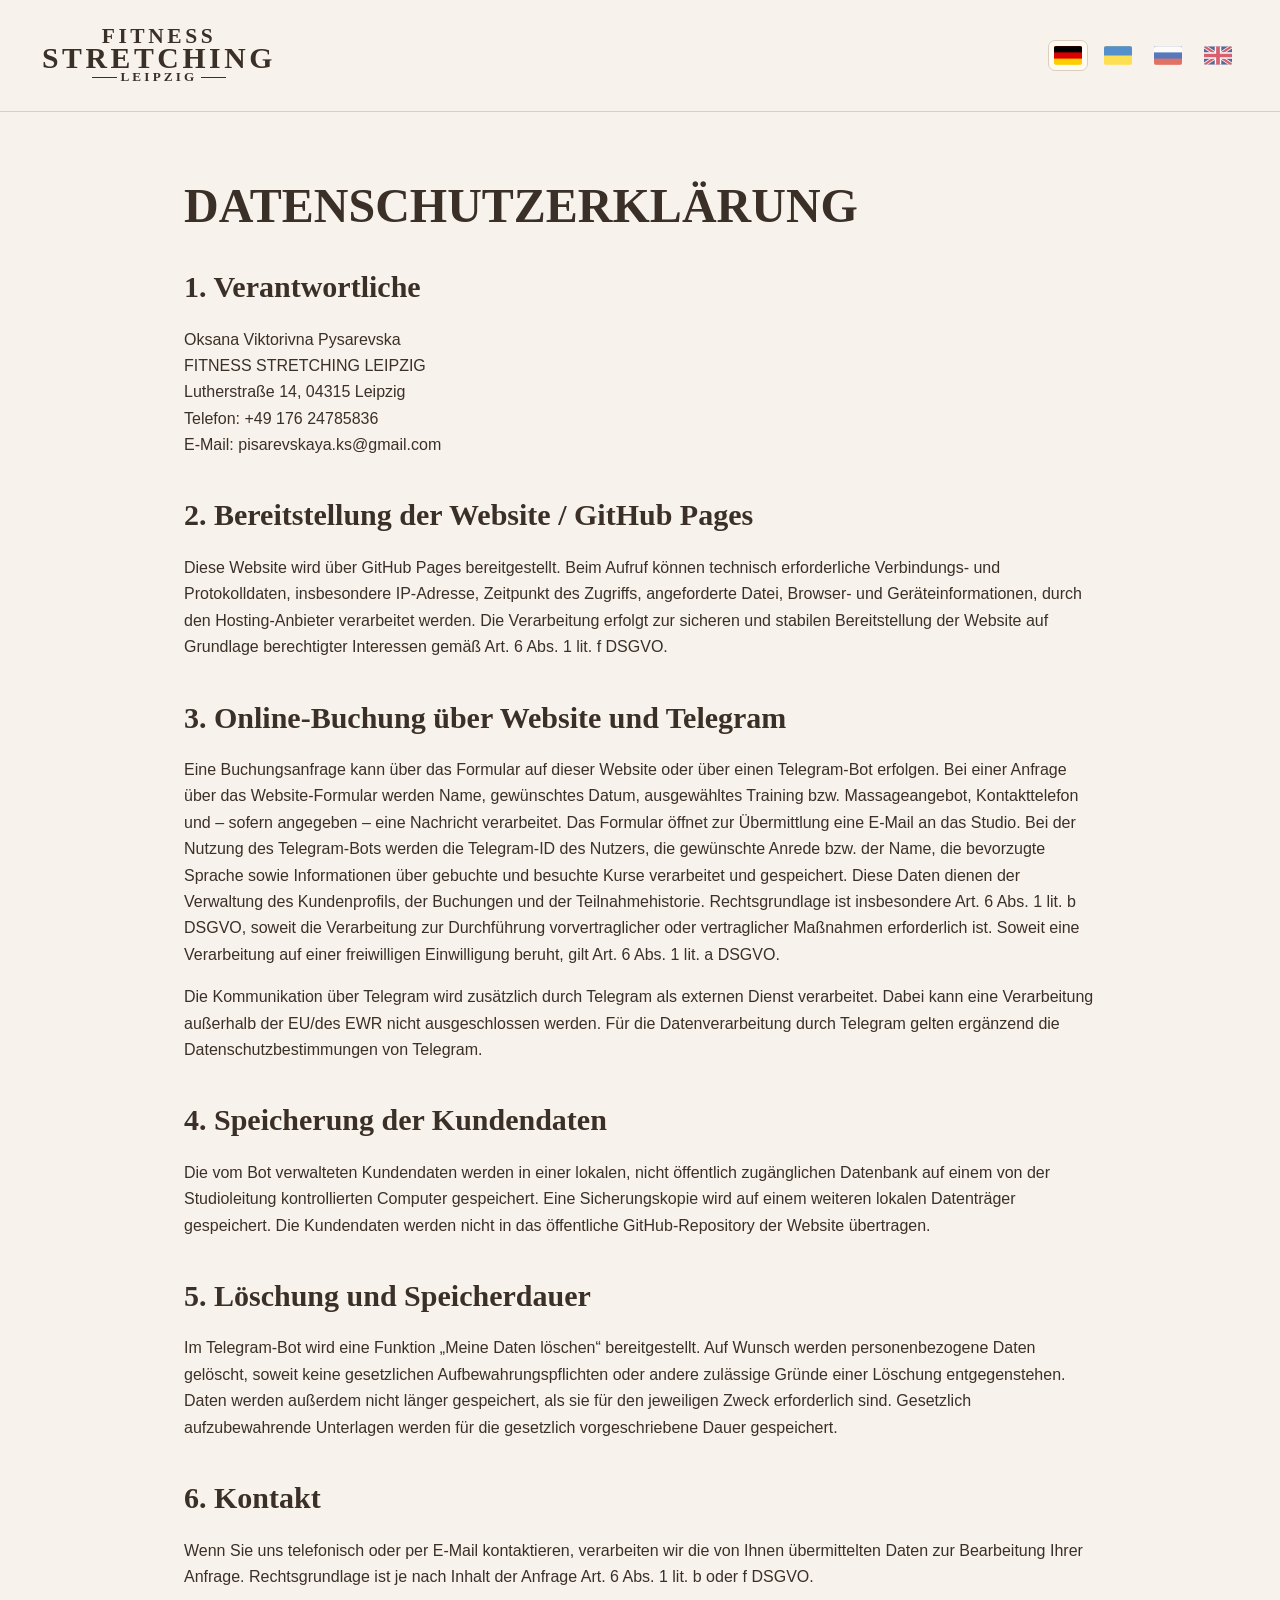
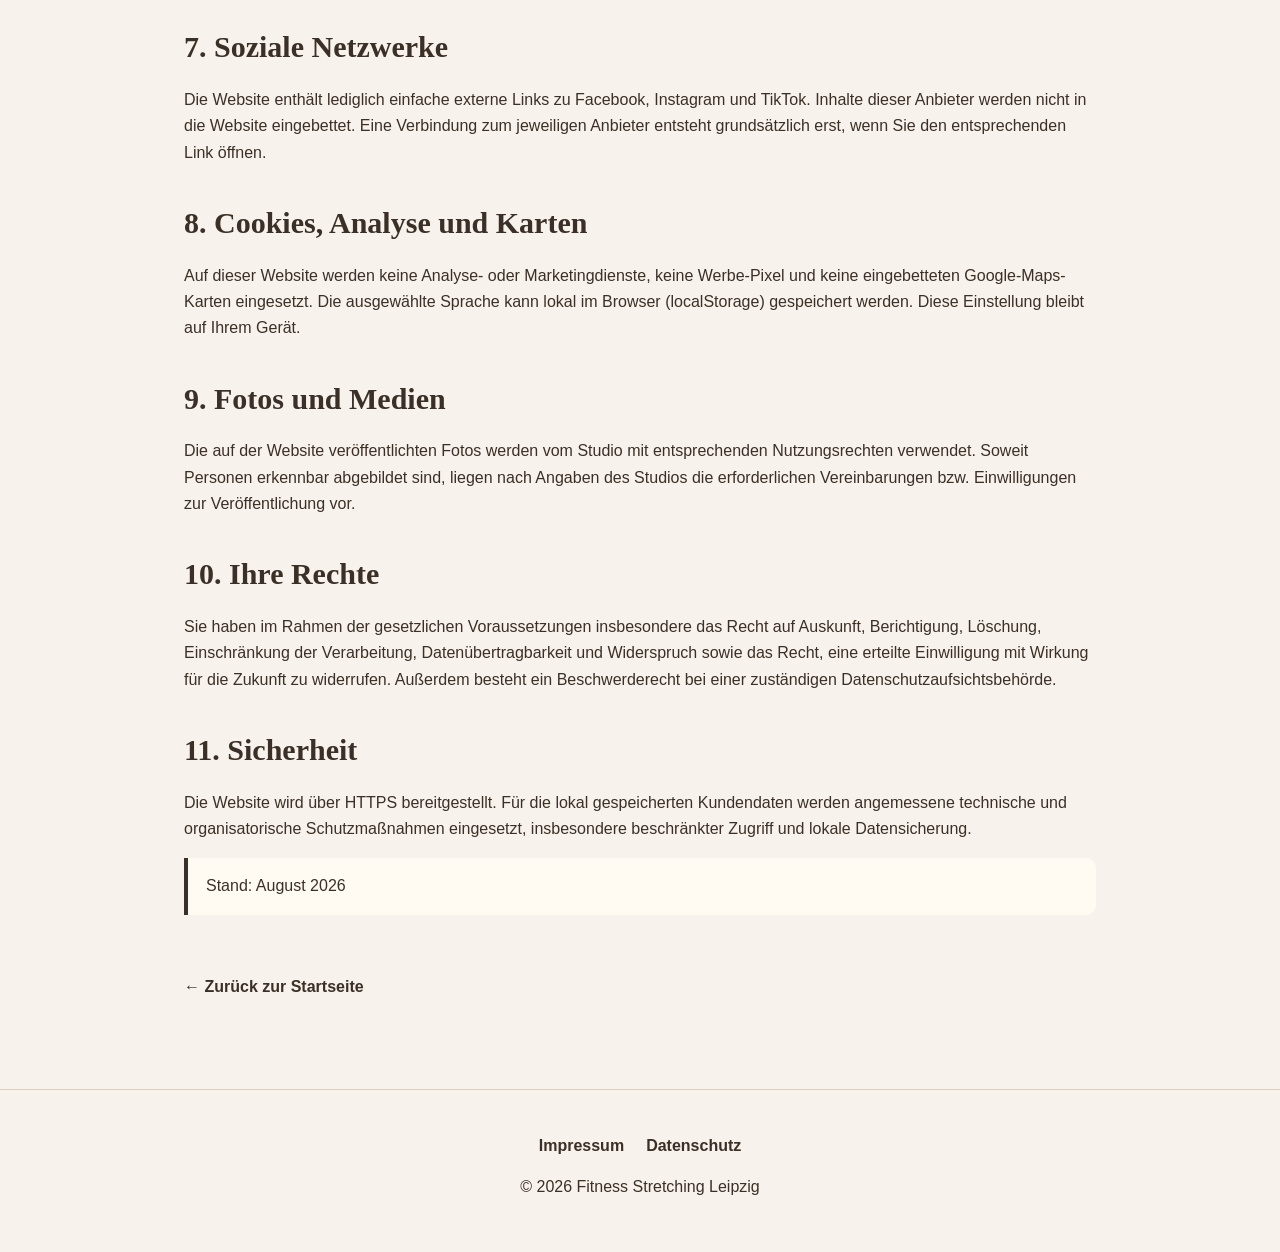
<file: datenschutz.html>
<!doctype html><html lang="de"><head><meta charset="UTF-8"><meta name="viewport" content="width=device-width,initial-scale=1"><title>Datenschutz | Fitness Stretching Leipzig</title><link rel="stylesheet" href="style.css?v=11"></head><body><header class="legal-header"><a class="brand-logo header-logo" href="index.html"><span class="logo-line-1">FITNESS</span><span class="logo-line-2">STRETCHING</span><span class="logo-line-3"><i></i>LEIPZIG<i></i></span></a><div class="legal-language-switch" aria-label="Sprachauswahl"><button data-lang="de" aria-label="Deutsch"><img src="assets/flags/de.svg" alt="Deutsch"></button><button data-lang="uk" aria-label="Українська"><img src="assets/flags/ua.svg" alt="Українська"></button><button data-lang="ru" aria-label="Русский"><img src="assets/flags/ru.svg" alt="Русский"></button><button data-lang="en" aria-label="English"><img src="assets/flags/gb.svg" alt="English"></button></div></header><main class="legal-main"><section class="legal-content" data-lang="de"><h1>Datenschutzerklärung</h1><h2>1. Verantwortliche</h2><p>Oksana Viktorivna Pysarevska<br>FITNESS STRETCHING LEIPZIG<br>Lutherstraße 14, 04315 Leipzig<br>Telefon: <a href="tel:+4917624785836">+49 176 24785836</a><br>E-Mail: <a href="mailto:pisarevskaya.ks@gmail.com">pisarevskaya.ks@gmail.com</a></p><h2>2. Bereitstellung der Website / GitHub Pages</h2><p>Diese Website wird über GitHub Pages bereitgestellt. Beim Aufruf können technisch erforderliche Verbindungs- und Protokolldaten, insbesondere IP-Adresse, Zeitpunkt des Zugriffs, angeforderte Datei, Browser- und Geräteinformationen, durch den Hosting-Anbieter verarbeitet werden. Die Verarbeitung erfolgt zur sicheren und stabilen Bereitstellung der Website auf Grundlage berechtigter Interessen gemäß Art. 6 Abs. 1 lit. f DSGVO.</p><h2>3. Online-Buchung über Website und Telegram</h2><p>Eine Buchungsanfrage kann über das Formular auf dieser Website oder über einen Telegram-Bot erfolgen. Bei einer Anfrage über das Website-Formular werden Name, gewünschtes Datum, ausgewähltes Training bzw. Massageangebot, Kontakttelefon und – sofern angegeben – eine Nachricht verarbeitet. Das Formular öffnet zur Übermittlung eine E-Mail an das Studio. Bei der Nutzung des Telegram-Bots werden die Telegram-ID des Nutzers, die gewünschte Anrede bzw. der Name, die bevorzugte Sprache sowie Informationen über gebuchte und besuchte Kurse verarbeitet und gespeichert. Diese Daten dienen der Verwaltung des Kundenprofils, der Buchungen und der Teilnahmehistorie. Rechtsgrundlage ist insbesondere Art. 6 Abs. 1 lit. b DSGVO, soweit die Verarbeitung zur Durchführung vorvertraglicher oder vertraglicher Maßnahmen erforderlich ist. Soweit eine Verarbeitung auf einer freiwilligen Einwilligung beruht, gilt Art. 6 Abs. 1 lit. a DSGVO.</p><p>Die Kommunikation über Telegram wird zusätzlich durch Telegram als externen Dienst verarbeitet. Dabei kann eine Verarbeitung außerhalb der EU/des EWR nicht ausgeschlossen werden. Für die Datenverarbeitung durch Telegram gelten ergänzend die Datenschutzbestimmungen von Telegram.</p><h2>4. Speicherung der Kundendaten</h2><p>Die vom Bot verwalteten Kundendaten werden in einer lokalen, nicht öffentlich zugänglichen Datenbank auf einem von der Studioleitung kontrollierten Computer gespeichert. Eine Sicherungskopie wird auf einem weiteren lokalen Datenträger gespeichert. Die Kundendaten werden nicht in das öffentliche GitHub-Repository der Website übertragen.</p><h2>5. Löschung und Speicherdauer</h2><p>Im Telegram-Bot wird eine Funktion „Meine Daten löschen“ bereitgestellt. Auf Wunsch werden personenbezogene Daten gelöscht, soweit keine gesetzlichen Aufbewahrungspflichten oder andere zulässige Gründe einer Löschung entgegenstehen. Daten werden außerdem nicht länger gespeichert, als sie für den jeweiligen Zweck erforderlich sind. Gesetzlich aufzubewahrende Unterlagen werden für die gesetzlich vorgeschriebene Dauer gespeichert.</p><h2>6. Kontakt</h2><p>Wenn Sie uns telefonisch oder per E-Mail kontaktieren, verarbeiten wir die von Ihnen übermittelten Daten zur Bearbeitung Ihrer Anfrage. Rechtsgrundlage ist je nach Inhalt der Anfrage Art. 6 Abs. 1 lit. b oder f DSGVO.</p><h2>7. Soziale Netzwerke</h2><p>Die Website enthält lediglich einfache externe Links zu Facebook, Instagram und TikTok. Inhalte dieser Anbieter werden nicht in die Website eingebettet. Eine Verbindung zum jeweiligen Anbieter entsteht grundsätzlich erst, wenn Sie den entsprechenden Link öffnen.</p><h2>8. Cookies, Analyse und Karten</h2><p>Auf dieser Website werden keine Analyse- oder Marketingdienste, keine Werbe-Pixel und keine eingebetteten Google-Maps-Karten eingesetzt. Die ausgewählte Sprache kann lokal im Browser (localStorage) gespeichert werden. Diese Einstellung bleibt auf Ihrem Gerät.</p><h2>9. Fotos und Medien</h2><p>Die auf der Website veröffentlichten Fotos werden vom Studio mit entsprechenden Nutzungsrechten verwendet. Soweit Personen erkennbar abgebildet sind, liegen nach Angaben des Studios die erforderlichen Vereinbarungen bzw. Einwilligungen zur Veröffentlichung vor.</p><h2>10. Ihre Rechte</h2><p>Sie haben im Rahmen der gesetzlichen Voraussetzungen insbesondere das Recht auf Auskunft, Berichtigung, Löschung, Einschränkung der Verarbeitung, Datenübertragbarkeit und Widerspruch sowie das Recht, eine erteilte Einwilligung mit Wirkung für die Zukunft zu widerrufen. Außerdem besteht ein Beschwerderecht bei einer zuständigen Datenschutzaufsichtsbehörde.</p><h2>11. Sicherheit</h2><p>Die Website wird über HTTPS bereitgestellt. Für die lokal gespeicherten Kundendaten werden angemessene technische und organisatorische Schutzmaßnahmen eingesetzt, insbesondere beschränkter Zugriff und lokale Datensicherung.</p><p class="legal-note">Stand: August 2026</p><a class="legal-back" href="index.html">← Zurück zur Startseite</a></section><section class="legal-content" data-lang="uk" hidden><h1>Політика конфіденційності</h1><h2>1. Відповідальна особа</h2><p>Oksana Viktorivna Pysarevska<br>FITNESS STRETCHING LEIPZIG<br>Lutherstraße 14, 04315 Leipzig<br>Телефон: <a href="tel:+4917624785836">+49 176 24785836</a><br>E-mail: <a href="mailto:pisarevskaya.ks@gmail.com">pisarevskaya.ks@gmail.com</a></p><h2>2. Сайт і GitHub Pages</h2><p>Сайт розміщується на GitHub Pages. Під час відкриття сторінок хостинг-провайдер може технічно обробляти IP-адресу, час доступу, запитаний файл, дані браузера та пристрою. Це необхідно для безпечної та стабільної роботи сайту і ґрунтується на законному інтересі відповідно до Art. 6 Abs. 1 lit. f DSGVO.</p><h2>3. Онлайн-запис через сайт і Telegram</h2><p>Запит на запис можна створити через форму на цьому сайті або через Telegram-бота. У формі сайту обробляються ім’я, бажана дата, вибране тренування або вид масажу, контактний телефон та, за наявності, повідомлення. Для надсилання форма відкриває e-mail до студії. Під час використання Telegram-бота зберігаються Telegram ID користувача, бажане ім’я/форма звертання, вибрана мова, інформація про заняття, на які користувач записаний, та історія відвіданих занять. Дані використовуються для профілю клієнта, бронювань та обліку відвідувань. Основною правовою підставою є Art. 6 Abs. 1 lit. b DSGVO; для добровільної обробки на підставі згоди — Art. 6 Abs. 1 lit. a DSGVO.</p><p>Комунікація через Telegram також обробляється самим Telegram як зовнішнім сервісом. Обробка даних за межами ЄС/ЄЕЗ не може бути повністю виключена. Додатково застосовуються правила конфіденційності Telegram.</p><h2>4. Зберігання даних клієнтів</h2><p>Дані бота зберігаються у локальній непублічній базі на комп’ютері, контрольованому студією. Резервна копія зберігається на іншому локальному носії. Персональні дані клієнтів не завантажуються до публічного GitHub-репозиторію сайту.</p><h2>5. Видалення та строки зберігання</h2><p>У Telegram-боті буде функція «Видалити мої дані». Дані видаляються за запитом, якщо закон не вимагає їх подальшого зберігання. В інших випадках дані не зберігаються довше, ніж це потрібно для відповідної мети. Документи, для яких законом передбачений строк зберігання, зберігаються протягом такого строку.</p><h2>6. Звернення</h2><p>При зверненні телефоном або e-mail ми обробляємо передані дані для відповіді на запит на підставі Art. 6 Abs. 1 lit. b або f DSGVO.</p><h2>7. Соціальні мережі</h2><p>На сайті є лише звичайні зовнішні посилання на Facebook, Instagram і TikTok. Вбудовані віджети цих сервісів не використовуються. З’єднання з платформою зазвичай виникає лише після переходу за відповідним посиланням.</p><h2>8. Cookies, аналітика та карти</h2><p>Аналітика, маркетингові сервіси, рекламні пікселі та вбудована Google Maps не використовуються. Вибрана мова може зберігатися локально в браузері через localStorage.</p><h2>9. Фото</h2><p>Студія використовує фотографії, на які має відповідні права. Для впізнаваних осіб, за інформацією студії, наявні необхідні дозволи/згоди на публікацію.</p><h2>10. Ваші права</h2><p>У межах законодавства ви маєте право на доступ, виправлення, видалення, обмеження обробки, перенесення даних, заперечення, відкликання згоди на майбутнє та подання скарги до компетентного органу із захисту даних.</p><h2>11. Безпека</h2><p>Сайт працює через HTTPS. Для локальної бази використовуються належні технічні й організаційні заходи, зокрема обмежений доступ та локальне резервне копіювання.</p><p class="legal-note">Станом на: серпень 2026</p><a class="legal-back" href="index.html">← Повернутися на головну</a></section><section class="legal-content" data-lang="ru" hidden><h1>Политика конфиденциальности</h1><h2>1. Ответственное лицо</h2><p>Oksana Viktorivna Pysarevska<br>FITNESS STRETCHING LEIPZIG<br>Lutherstraße 14, 04315 Leipzig<br>Телефон: <a href="tel:+4917624785836">+49 176 24785836</a><br>E-mail: <a href="mailto:pisarevskaya.ks@gmail.com">pisarevskaya.ks@gmail.com</a></p><h2>2. Сайт и GitHub Pages</h2><p>Сайт размещается на GitHub Pages. При открытии страниц хостинг-провайдер может технически обрабатывать IP-адрес, время доступа, запрошенный файл, сведения о браузере и устройстве. Это необходимо для безопасной и стабильной работы сайта и основано на законном интересе согласно Art. 6 Abs. 1 lit. f DSGVO.</p><h2>3. Онлайн-запись через сайт и Telegram</h2><p>Запрос на запись можно создать через форму на этом сайте или через Telegram-бота. В форме сайта обрабатываются имя, желаемая дата, выбранная тренировка или вид массажа, контактный телефон и, при наличии, сообщение. Для отправки форма открывает e-mail студии. При использовании Telegram-бота сохраняются Telegram ID пользователя, желаемое имя/форма обращения, выбранный язык, информация о занятиях, на которые пользователь записан, и история посещённых занятий. Данные используются для профиля клиента, бронирований и учёта посещений. Основное правовое основание — Art. 6 Abs. 1 lit. b DSGVO; для добровольной обработки на основании согласия — Art. 6 Abs. 1 lit. a DSGVO.</p><p>Коммуникация через Telegram также обрабатывается самим Telegram как внешним сервисом. Обработка данных за пределами ЕС/ЕЭЗ не может быть полностью исключена. Дополнительно применяются правила конфиденциальности Telegram.</p><h2>4. Хранение данных клиентов</h2><p>Данные бота хранятся в локальной непубличной базе на компьютере, контролируемом студией. Резервная копия хранится на другом локальном носителе. Персональные данные клиентов не загружаются в публичный GitHub-репозиторий сайта.</p><h2>5. Удаление и сроки хранения</h2><p>В Telegram-боте будет функция «Удалить мои данные». Данные удаляются по запросу, если закон не требует их дальнейшего хранения. В остальных случаях данные не хранятся дольше, чем это необходимо для соответствующей цели. Документы с установленным законом сроком хранения сохраняются в течение такого срока.</p><h2>6. Обращения</h2><p>При обращении по телефону или e-mail мы обрабатываем переданные данные для ответа на запрос на основании Art. 6 Abs. 1 lit. b или f DSGVO.</p><h2>7. Социальные сети</h2><p>На сайте используются только обычные внешние ссылки на Facebook, Instagram и TikTok. Встроенные виджеты этих сервисов не используются. Соединение с платформой обычно возникает только после перехода по ссылке.</p><h2>8. Cookies, аналитика и карты</h2><p>Аналитика, маркетинговые сервисы, рекламные пиксели и встроенная Google Maps не используются. Выбранный язык может сохраняться локально в браузере через localStorage.</p><h2>9. Фотографии</h2><p>Студия использует фотографии, на которые имеет необходимые права. Для узнаваемых лиц, по информации студии, имеются необходимые разрешения/согласия на публикацию.</p><h2>10. Ваши права</h2><p>В рамках закона вы имеете право на доступ, исправление, удаление, ограничение обработки, переносимость, возражение, отзыв согласия на будущее и подачу жалобы в компетентный орган по защите данных.</p><h2>11. Безопасность</h2><p>Сайт работает через HTTPS. Для локальной базы применяются надлежащие технические и организационные меры, включая ограниченный доступ и локальное резервное копирование.</p><p class="legal-note">По состоянию на: август 2026</p><a class="legal-back" href="index.html">← Вернуться на главную</a></section><section class="legal-content" data-lang="en" hidden><h1>Privacy policy</h1><h2>1. Controller</h2><p>Oksana Viktorivna Pysarevska<br>FITNESS STRETCHING LEIPZIG<br>Lutherstraße 14, 04315 Leipzig<br>Telephone: <a href="tel:+4917624785836">+49 176 24785836</a><br>Email: <a href="mailto:pisarevskaya.ks@gmail.com">pisarevskaya.ks@gmail.com</a></p><h2>2. Website hosting / GitHub Pages</h2><p>This website is hosted using GitHub Pages. When pages are requested, the hosting provider may technically process connection and log data such as IP address, access time, requested file, browser and device information. This processing serves the secure and stable provision of the website and is based on legitimate interests under Art. 6(1)(f) GDPR.</p><h2>3. Online booking via website and Telegram</h2><p>A booking request can be created using the form on this website or through a Telegram bot. The website form processes the name, requested date, selected class or massage service, contact telephone number and, if provided, a message. To send the request, the form opens an email to the studio. When the Telegram bot is used, the Telegram user ID, preferred name/form of address, preferred language, booked classes and attendance history are processed and stored. These data are used to manage the customer profile, bookings and attendance. The principal legal basis is Art. 6(1)(b) GDPR where processing is required for pre-contractual or contractual measures; where processing is based on voluntary consent, Art. 6(1)(a) GDPR applies.</p><p>Communication through Telegram is also processed by Telegram as an external service. Processing outside the EU/EEA cannot be completely excluded. Telegram's own privacy terms additionally apply.</p><h2>4. Storage of customer data</h2><p>Customer data managed by the bot are stored in a local, non-public database on a computer controlled by the studio. A backup copy is stored on another local storage device. Customer personal data are not uploaded to the website's public GitHub repository.</p><h2>5. Deletion and retention</h2><p>The Telegram bot will provide a “Delete my data” function. Personal data are deleted on request unless statutory retention duties or another lawful reason require continued storage. Otherwise data are not kept longer than required for their purpose. Records subject to statutory retention duties are retained for the legally required period.</p><h2>6. Contact</h2><p>If you contact us by telephone or email, the information you provide is processed to respond to your request on the basis of Art. 6(1)(b) or (f) GDPR, depending on the context.</p><h2>7. Social media</h2><p>The website contains simple external links to Facebook, Instagram and TikTok only. No widgets from these providers are embedded. A connection to the relevant platform normally occurs only after you open the corresponding link.</p><h2>8. Cookies, analytics and maps</h2><p>No analytics or marketing services, advertising pixels or embedded Google Maps are used. The selected language may be stored locally in your browser using localStorage.</p><h2>9. Photographs</h2><p>The studio uses photographs for which it has the relevant usage rights. According to the studio, the necessary publication agreements or consents are available for identifiable persons.</p><h2>10. Your rights</h2><p>Subject to the statutory requirements, you have rights including access, rectification, erasure, restriction, portability, objection, withdrawal of consent for the future and the right to lodge a complaint with a competent data protection authority.</p><h2>11. Security</h2><p>The website is delivered via HTTPS. Appropriate technical and organisational measures are used for the locally stored customer database, including restricted access and local backups.</p><p class="legal-note">Last updated: August 2026</p><a class="legal-back" href="index.html">← Back to the homepage</a></section></main><footer><nav class="footer-legal"><a href="impressum.html">Impressum</a><a href="datenschutz.html">Datenschutz</a></nav><p>© 2026 Fitness Stretching Leipzig</p></footer><script src="legal.js"></script></body></html>
</file>
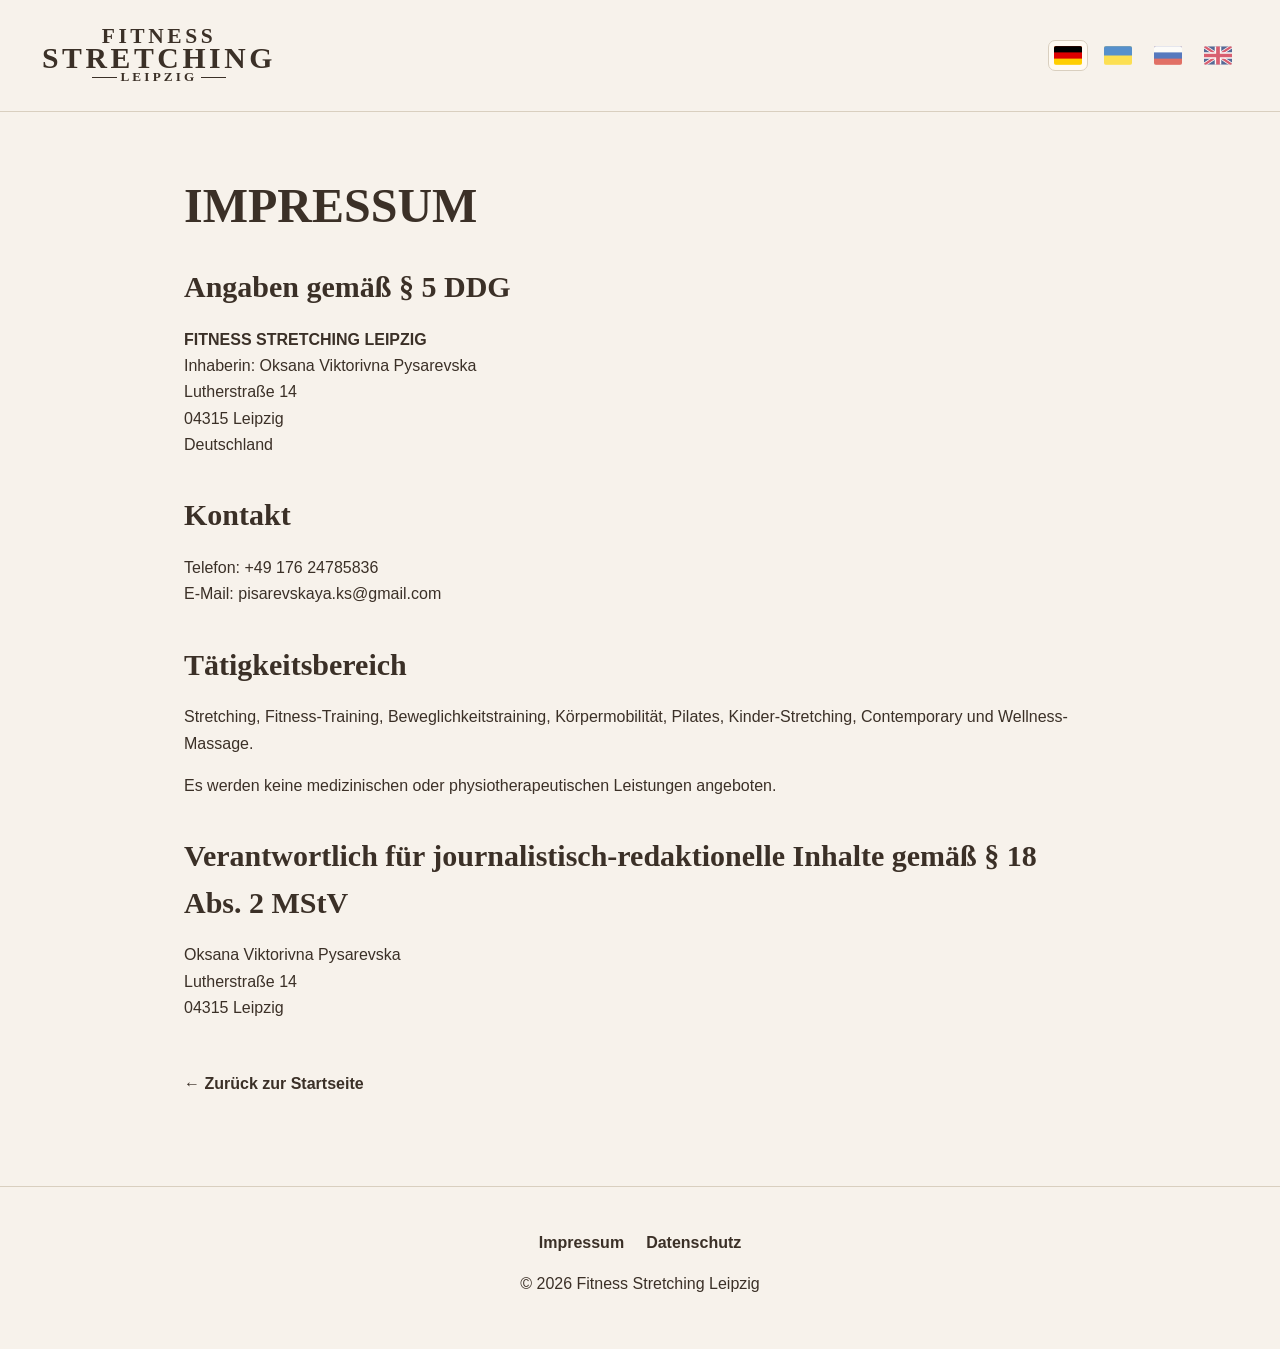
<file: impressum.html>
<!doctype html><html lang="de"><head><meta charset="UTF-8"><meta name="viewport" content="width=device-width,initial-scale=1"><title>Impressum | Fitness Stretching Leipzig</title><link rel="stylesheet" href="style.css?v=11"></head><body><header class="legal-header"><a class="brand-logo header-logo" href="index.html"><span class="logo-line-1">FITNESS</span><span class="logo-line-2">STRETCHING</span><span class="logo-line-3"><i></i>LEIPZIG<i></i></span></a><div class="legal-language-switch" aria-label="Sprachauswahl"><button data-lang="de" aria-label="Deutsch"><img src="assets/flags/de.svg" alt="Deutsch"></button><button data-lang="uk" aria-label="Українська"><img src="assets/flags/ua.svg" alt="Українська"></button><button data-lang="ru" aria-label="Русский"><img src="assets/flags/ru.svg" alt="Русский"></button><button data-lang="en" aria-label="English"><img src="assets/flags/gb.svg" alt="English"></button></div></header><main class="legal-main"><section class="legal-content" data-lang="de"><h1>Impressum</h1><h2>Angaben gemäß § 5 DDG</h2><p><strong>FITNESS STRETCHING LEIPZIG</strong><br>Inhaberin: Oksana Viktorivna Pysarevska<br>Lutherstraße 14<br>04315 Leipzig<br>Deutschland</p><h2>Kontakt</h2><p>Telefon: <a href="tel:+4917624785836">+49 176 24785836</a><br>E-Mail: <a href="mailto:pisarevskaya.ks@gmail.com">pisarevskaya.ks@gmail.com</a></p><h2>Tätigkeitsbereich</h2><p>Stretching, Fitness-Training, Beweglichkeitstraining, Körpermobilität, Pilates, Kinder-Stretching, Contemporary und Wellness-Massage.</p><p>Es werden keine medizinischen oder physiotherapeutischen Leistungen angeboten.</p><h2>Verantwortlich für journalistisch-redaktionelle Inhalte gemäß § 18 Abs. 2 MStV</h2><p>Oksana Viktorivna Pysarevska<br>Lutherstraße 14<br>04315 Leipzig</p><a class="legal-back" href="index.html">← Zurück zur Startseite</a></section><section class="legal-content" data-lang="uk" hidden><h1>Вихідні дані (Impressum)</h1><h2>Інформація відповідно до § 5 DDG</h2><p><strong>FITNESS STRETCHING LEIPZIG</strong><br>Власниця: Oksana Viktorivna Pysarevska<br>Lutherstraße 14<br>04315 Leipzig<br>Німеччина</p><h2>Контакти</h2><p>Телефон: <a href="tel:+4917624785836">+49 176 24785836</a><br>E-mail: <a href="mailto:pisarevskaya.ks@gmail.com">pisarevskaya.ks@gmail.com</a></p><h2>Сфера діяльності</h2><p>Стретчинг, фітнес-тренування, тренування рухливості, мобільність тіла, пілатес, дитячий стретчинг, Contemporary та wellness-масаж.</p><p>Медичні та фізіотерапевтичні послуги не надаються.</p><h2>Відповідальна за редакційний контент відповідно до § 18 Abs. 2 MStV</h2><p>Oksana Viktorivna Pysarevska<br>Lutherstraße 14<br>04315 Leipzig</p><a class="legal-back" href="index.html">← Повернутися на головну</a></section><section class="legal-content" data-lang="ru" hidden><h1>Выходные данные (Impressum)</h1><h2>Сведения согласно § 5 DDG</h2><p><strong>FITNESS STRETCHING LEIPZIG</strong><br>Владелица: Oksana Viktorivna Pysarevska<br>Lutherstraße 14<br>04315 Leipzig<br>Германия</p><h2>Контакты</h2><p>Телефон: <a href="tel:+4917624785836">+49 176 24785836</a><br>E-mail: <a href="mailto:pisarevskaya.ks@gmail.com">pisarevskaya.ks@gmail.com</a></p><h2>Сфера деятельности</h2><p>Стретчинг, фитнес-тренировки, тренировки подвижности, мобильность тела, пилатес, детский стретчинг, Contemporary и wellness-массаж.</p><p>Медицинские и физиотерапевтические услуги не предоставляются.</p><h2>Ответственная за редакционный контент согласно § 18 Abs. 2 MStV</h2><p>Oksana Viktorivna Pysarevska<br>Lutherstraße 14<br>04315 Leipzig</p><a class="legal-back" href="index.html">← Вернуться на главную</a></section><section class="legal-content" data-lang="en" hidden><h1>Legal notice (Impressum)</h1><h2>Information pursuant to Section 5 DDG</h2><p><strong>FITNESS STRETCHING LEIPZIG</strong><br>Owner: Oksana Viktorivna Pysarevska<br>Lutherstraße 14<br>04315 Leipzig<br>Germany</p><h2>Contact</h2><p>Telephone: <a href="tel:+4917624785836">+49 176 24785836</a><br>Email: <a href="mailto:pisarevskaya.ks@gmail.com">pisarevskaya.ks@gmail.com</a></p><h2>Activities</h2><p>Stretching, fitness training, mobility training, body mobility, Pilates, children’s stretching, contemporary dance and wellness massage.</p><p>No medical or physiotherapy services are offered.</p><h2>Responsible for editorial content pursuant to Section 18(2) MStV</h2><p>Oksana Viktorivna Pysarevska<br>Lutherstraße 14<br>04315 Leipzig</p><a class="legal-back" href="index.html">← Back to the homepage</a></section></main><footer><nav class="footer-legal"><a href="impressum.html">Impressum</a><a href="datenschutz.html">Datenschutz</a></nav><p>© 2026 Fitness Stretching Leipzig</p></footer><script src="legal.js"></script></body></html>
</file>
<file: style.css>
:root{--background-main:#F7F2EB;--background-card:#FFFAF2;--background-accent:#3B3027;--text-main:#3B3027;--text-secondary:#3B3027;--text-contrast:#FFFFFF;--logo-color:#3B3027;--border-color:#D9CFBF;--bg:var(--background-main);--cream:var(--background-card);--olive:var(--text-main);--olive-dark:var(--text-main);--text:var(--text-main);--muted:var(--text-secondary);--line:var(--border-color);--serif:'Cormorant Garamond',Georgia,serif;--sans:'Inter',Arial,sans-serif}*{box-sizing:border-box}html{scroll-behavior:smooth}body{margin:0;background:var(--bg);color:var(--text);font-family:var(--sans);font-size:16px;line-height:1.55}a{text-decoration:none;color:inherit}img{max-width:100%;display:block}.site-header{min-height:106px;display:flex;align-items:center;gap:24px;padding:14px 34px;background:color-mix(in srgb,var(--background-main) 97%,transparent);border-bottom:1px solid var(--line);position:sticky;top:0;z-index:100;backdrop-filter:blur(10px)}.brand-logo{font-family:var(--serif);font-weight:600;color:var(--logo-color);letter-spacing:.13em;text-align:center;line-height:.82;text-transform:uppercase;display:inline-flex;flex-direction:column;align-items:center;justify-content:center;white-space:nowrap}.brand-logo .logo-line-1{font-size:.78em}.brand-logo .logo-line-2{font-size:1.08em}.brand-logo .logo-line-3{font-size:.48em;letter-spacing:.24em;display:flex;align-items:center;gap:.28em;margin-top:.16em}.brand-logo i{width:1.9em;height:1px;background:var(--logo-color);display:block}.header-logo{font-size:38px;min-width:276px}.hero-logo{font-size:88px;margin-bottom:14px}.footer-logo{font-size:34px;opacity:.85}.main-nav{display:flex;align-items:center;gap:25px;margin-left:auto}.main-nav a{font-weight:700;white-space:nowrap}.main-nav a.active{color:var(--olive);border-bottom:2px solid var(--olive);padding-bottom:10px}.header-cta,.btn{font-weight:800;text-transform:uppercase;letter-spacing:.03em;border-radius:9px;display:inline-flex;align-items:center;justify-content:center}.header-cta{background:var(--background-accent);color:var(--text-contrast);padding:17px 24px;box-shadow:0 8px 24px rgba(59,48,39,.16);white-space:nowrap}.language-switch{display:flex;gap:10px;align-items:center}.language-switch button{border:0;background:transparent;font-weight:800;cursor:pointer;padding:6px 5px;display:flex;gap:6px;align-items:center;opacity:.75;border-radius:7px}.language-switch button.active{opacity:1;color:var(--olive);background:color-mix(in srgb,var(--background-accent) 8%,transparent)}.language-switch img{width:25px;height:17px;object-fit:cover;border-radius:2px;box-shadow:0 0 0 1px rgba(0,0,0,.08)}.language-switch b{font-size:13px}.menu-toggle{display:none;background:none;border:0;font-size:30px;color:var(--olive)}.hero{min-height:650px;display:grid;grid-template-columns:53% 47%;background:linear-gradient(90deg,var(--background-card),var(--background-main));position:relative;overflow:hidden}.hero-copy{padding:82px 6vw 70px;display:flex;flex-direction:column;align-items:center;text-align:center;justify-content:center;z-index:2}.hero-copy:after{content:"";position:absolute;left:49%;top:0;height:100%;width:126px;background:var(--cream);clip-path:ellipse(60% 65% at 0 50%);z-index:-1}.hero-kicker{font-family:var(--serif);font-size:33px;margin:0 0 10px;color:var(--olive-dark)}.hero-subtitle{font-family:var(--serif);font-size:31px;margin:0 0 10px}.divider{height:1px;background:var(--line);width:360px;margin:8px 0 24px}.address{font-size:22px;margin:0 0 30px}.hero-actions{display:flex;gap:20px;flex-wrap:wrap;justify-content:center}.btn{min-height:62px;padding:0 32px;border:1px solid var(--border-color)}.btn.primary{background:var(--background-accent);color:var(--text-contrast)}.btn.secondary,.btn.outline{background:transparent;color:var(--olive)}.hero-image{background:url('assets/hero-studio.jpg') center/cover no-repeat;min-height:650px;filter:saturate(.94) sepia(.06);position:relative}.hero-image:after{content:'';position:absolute;inset:0;background:linear-gradient(90deg,rgba(0,0,0,.34),rgba(0,0,0,.08) 45%,rgba(0,0,0,.18));pointer-events:none}.benefits{background:var(--background-accent);color:var(--text-contrast);display:grid;grid-template-columns:repeat(6,1fr);gap:0;padding:22px 42px}.benefit{display:flex;align-items:center;justify-content:center;gap:13px;border-right:1px solid rgba(255,255,255,.42);min-height:58px}.benefit:last-child{border-right:0}.benefit span{font-size:32px;color:var(--text-contrast)}.benefit p{margin:0;font-weight:600;font-size:15px}.section{padding:72px 7vw}.intro{display:grid;grid-template-columns:1fr 1fr;gap:58px;align-items:center}.intro-image img,.massage img{border-radius:10px;box-shadow:0 16px 42px rgba(55,45,30,.12)}.eyebrow{text-transform:uppercase;letter-spacing:.16em;color:var(--olive);font-weight:800;font-size:13px}.section h2,.intro h2,.massage h2,.contact h2{font-family:var(--serif);text-transform:uppercase;color:var(--olive);font-size:44px;line-height:1.05;margin:0 0 18px}.intro p,.massage p,.contact p{font-size:17px}.muted{background:var(--background-main)}.section-head{text-align:center;max-width:920px;margin:0 auto 38px}.section-head.narrow{max-width:760px}.cards{display:grid;grid-template-columns:repeat(4,1fr);gap:22px}.card{background:var(--cream);border:1px solid var(--line);border-radius:18px;overflow:hidden;min-height:100%;display:flex;flex-direction:column;transition:.35s;box-shadow:0 8px 26px rgba(55,45,30,.04)}.card:hover{transform:translateY(-5px);box-shadow:0 18px 44px rgba(55,45,30,.13)}.course-image{width:100%;height:235px;object-fit:cover;transition:.5s}.card:hover .course-image{transform:scale(1.04)}.card-body{padding:24px}.card h3{font-family:var(--serif);font-size:27px;color:var(--olive);line-height:1.05;margin:0 0 14px}.card p{margin:0}.card span{display:inline-block;margin-top:18px;color:var(--olive);font-weight:800}.why{background:var(--cream)}.why-grid{display:grid;grid-template-columns:repeat(3,1fr);gap:16px;max-width:1050px;margin:0 auto}.why-grid div{background:var(--background-main);border:1px solid var(--line);border-radius:14px;padding:20px 24px;font-weight:700;color:var(--olive-dark)}.why-grid div:before{content:'✓';font-weight:900;margin-right:10px;color:var(--olive)}.massage{display:grid;grid-template-columns:42% 58%;gap:42px;align-items:center}.massage-media>img{width:100%;max-height:520px;object-fit:cover}.massage-gallery{display:grid;grid-template-columns:repeat(3,1fr);gap:10px;margin-top:14px}.massage-gallery img{width:100%;height:145px;object-fit:cover;border-radius:10px;border:1px solid var(--line);box-shadow:0 8px 20px rgba(55,45,30,.08)}.gallery-section{background:var(--background-main)}.gallery-grid{display:grid;grid-template-columns:repeat(4,1fr);gap:14px}.gallery-grid img{width:100%;height:260px;object-fit:cover;border-radius:14px;border:1px solid var(--line);box-shadow:0 8px 22px rgba(55,45,30,.08);transition:.35s}.gallery-grid img:hover{transform:scale(1.02)}.contact{display:grid;grid-template-columns:1fr 1fr;gap:40px;background:var(--cream)}.contact-box{border:1px solid var(--line);border-radius:18px;padding:30px;background:var(--background-card)}.contact-box a{color:var(--olive);font-weight:700}.floating-wa{position:fixed;right:28px;bottom:28px;width:68px;height:68px;border-radius:50%;background:var(--background-accent);color:var(--text-contrast);display:flex;align-items:center;justify-content:center;font-size:34px;box-shadow:0 12px 34px rgba(0,0,0,.2);z-index:101}footer{padding:36px 7vw;text-align:center;border-top:1px solid var(--line);background:var(--background-main);color:var(--muted)}
@media(max-width:1280px){.site-header{gap:16px;padding:12px 24px}.header-logo{font-size:31px;min-width:230px}.main-nav{gap:18px}.header-cta{padding:15px 19px}.language-switch b{display:none}.cards{grid-template-columns:repeat(3,1fr)}}
@media(max-width:980px){.site-header{height:auto;min-height:86px;justify-content:space-between;flex-wrap:wrap}.header-logo{font-size:27px;min-width:auto}.menu-toggle{display:block}.main-nav{display:none;order:5;width:100%;flex-direction:column;align-items:flex-start;padding:18px 0}.main-nav.open{display:flex}.header-cta{display:none}.language-switch{gap:8px}.language-switch img{width:27px;height:19px}.hero{grid-template-columns:1fr}.hero-copy{padding:58px 24px 44px}.hero-copy:after{display:none}.hero-logo{font-size:58px}.hero-kicker,.hero-subtitle{font-size:26px}.address{font-size:20px}.hero-image{min-height:430px;order:-1}.benefits{grid-template-columns:1fr 1fr;padding:18px}.benefit{justify-content:flex-start;border-right:0;border-bottom:1px solid rgba(255,255,255,.25);padding:8px}.intro,.massage,.contact{grid-template-columns:1fr}.cards{grid-template-columns:repeat(2,1fr)}.why-grid{grid-template-columns:1fr 1fr}.gallery-grid{grid-template-columns:repeat(2,1fr)}.massage-gallery{grid-template-columns:repeat(2,1fr)}.section{padding:50px 24px}.section h2,.intro h2,.massage h2,.contact h2{font-size:35px}.btn{min-height:58px}.hero-actions{width:100%}.floating-wa{width:58px;height:58px;font-size:28px;right:18px;bottom:18px}}
@media(max-width:560px){.hero-logo{font-size:43px}.header-logo{font-size:21px}.logo-line-3 i{width:1.35em}.hero-kicker,.hero-subtitle{font-size:22px}.benefits{grid-template-columns:1fr}.cards,.why-grid,.gallery-grid{grid-template-columns:1fr}.course-image{height:250px}.gallery-grid img{height:330px}.massage-gallery{grid-template-columns:1fr}.massage-gallery img{height:260px}.site-header{padding:12px 14px}.section h2,.intro h2,.massage h2,.contact h2{font-size:30px}.divider{width:260px}.btn{width:100%;padding:0 20px}.language-switch img{width:25px;height:17px}}

/* v7: single-photo sliders */
.photo-slider{position:relative;width:100%;max-width:980px;margin:0 auto;overflow:hidden;border-radius:14px}
.slider-viewport{overflow:hidden;border-radius:14px;background:var(--cream)}
.slider-track{display:flex;transition:transform .45s ease;will-change:transform;touch-action:pan-y}
.slider-slide{flex:0 0 100%;min-width:100%}
.slider-slide img{width:100%;height:620px;object-fit:contain;background:var(--cream);border-radius:14px;border:1px solid var(--line);box-shadow:0 8px 22px rgba(55,45,30,.08)}
.massage-slider{margin-top:14px}
.massage-slider .slider-slide img{height:430px}
.slider-arrow{position:absolute;top:50%;transform:translateY(-50%);width:52px;height:52px;border:1px solid rgba(255,255,255,.75);border-radius:50%;background:color-mix(in srgb,var(--background-accent) 86%,transparent);color:var(--text-contrast);font-size:38px;line-height:1;cursor:pointer;z-index:3;display:flex;align-items:center;justify-content:center;box-shadow:0 8px 24px rgba(0,0,0,.18)}
.slider-prev{left:16px}.slider-next{right:16px}.slider-arrow:hover{background:var(--background-accent)}
.slider-counter{position:absolute;right:18px;bottom:16px;padding:7px 12px;border-radius:999px;color:var(--text-contrast);background:rgba(32,32,29,.68);font-size:13px;font-weight:700;z-index:3}
.social-placeholders{display:flex;flex-wrap:wrap;justify-content:center;gap:10px;margin:20px 0 16px}
.social-placeholder{width:40px;height:40px;border:1px solid var(--border-color);border-radius:50%;display:inline-flex;align-items:center;justify-content:center;color:var(--olive);font-size:12px;font-weight:800;transition:.25s}
.social-placeholder:hover{background:var(--background-accent);color:var(--text-contrast)}
.footer-legal{display:flex;justify-content:center;gap:22px;margin:8px 0 12px;font-weight:700;color:var(--olive)}
.footer-legal a:hover{text-decoration:underline}
.legal-main{max-width:960px;margin:0 auto;padding:70px 24px 90px}
.legal-main h1{font-family:var(--serif);color:var(--olive);text-transform:uppercase;font-size:48px;line-height:1;margin:0 0 28px}
.legal-main h2{font-family:var(--serif);color:var(--olive-dark);font-size:30px;margin:34px 0 12px}
.legal-placeholder{padding:18px 20px;border:1px dashed var(--olive);border-radius:12px;background:var(--cream);color:var(--muted)}
.legal-back{display:inline-flex;margin-top:34px;color:var(--olive);font-weight:800}
@media(max-width:980px){.slider-slide img{height:520px}.massage-slider .slider-slide img{height:390px}}
@media(max-width:560px){.slider-slide img,.massage-slider .slider-slide img{height:430px}.slider-arrow{width:44px;height:44px;font-size:32px}.slider-prev{left:10px}.slider-next{right:10px}.footer-legal{gap:16px}.legal-main h1{font-size:38px}}

/* v7 corrected legal pages and social icons */
.social-placeholder img{width:24px;height:24px;display:block}
.social-placeholder:hover img{filter:brightness(0) invert(1)}
.legal-header{min-height:112px;display:flex;align-items:center;justify-content:space-between;gap:24px;padding:18px 42px;background:color-mix(in srgb,var(--background-main) 96%,transparent);border-bottom:1px solid var(--line);position:sticky;top:0;z-index:100;backdrop-filter:blur(10px)}
.legal-language-switch{display:flex;gap:10px;align-items:center}
.legal-language-switch button{border:1px solid transparent;background:transparent;padding:5px;border-radius:7px;cursor:pointer;opacity:.65}
.legal-language-switch button.active{opacity:1;border-color:var(--border-color);background:var(--cream)}
.legal-language-switch img{width:28px;height:19px;display:block;border-radius:2px}
.legal-content[hidden]{display:none}
.legal-note{border-left:4px solid var(--olive);background:var(--cream);padding:15px 18px;margin:0 0 26px;border-radius:0 10px 10px 0;color:var(--muted)}
.legal-main p,.legal-main li{font-size:16px;line-height:1.65}
.legal-main ul{padding-left:22px}
@media(max-width:720px){.legal-header{padding:14px;flex-direction:column;align-items:center}.legal-language-switch img{width:30px;height:20px}}

/* v8 additions — built on the complete v7 layout */
.prices-section{background:var(--cream)}.price-grid{display:grid;grid-template-columns:repeat(5,1fr);gap:18px;max-width:1200px;margin:auto}.price-card{position:relative;text-align:center;background:var(--background-card);border:1px solid var(--line);border-radius:18px;padding:30px 18px}.price-card h3{font-family:var(--serif);font-size:25px;color:var(--olive);margin:0 0 12px}.price-card strong{font-family:var(--serif);font-size:42px;color:var(--olive-dark)}.price-card small{display:block;margin-top:8px;color:var(--muted)}.price-card.featured{border:2px solid var(--border-color);transform:translateY(-8px)}.price-card.featured>span{position:absolute;top:-13px;left:50%;transform:translateX(-50%);background:var(--background-accent);color:var(--text-contrast);border-radius:999px;padding:5px 14px;font-size:12px;font-weight:800}.schedule-toolbar{display:flex;justify-content:center;align-items:center;gap:24px;margin-bottom:22px}.schedule-toolbar button{width:44px;height:44px;border-radius:50%;border:1px solid var(--border-color);background:transparent;color:var(--olive);font-size:28px;cursor:pointer}.schedule-toolbar h3{min-width:230px;text-align:center;font-family:var(--serif);font-size:30px;color:var(--olive);margin:0}.calendar-desktop{display:grid;grid-template-columns:repeat(7,1fr);gap:8px}.cal-head{font-weight:800;text-align:center;color:var(--olive);padding:10px}.cal-day{min-height:145px;background:var(--cream);border:1px solid var(--line);border-radius:12px;padding:10px}.cal-day.empty{opacity:.35}.cal-day.today{outline:2px solid var(--border-color)}.cal-num{font-weight:800;color:var(--olive-dark)}.cal-event{display:block;width:100%;margin-top:7px;border:0;border-radius:8px;padding:7px;background:var(--background-main);color:var(--olive-dark);text-align:left;font-size:12px;cursor:pointer}.calendar-mobile{display:none}.mobile-day{background:var(--cream);border:1px solid var(--line);border-radius:13px;padding:14px;margin-bottom:10px}.mobile-day h4{margin:0 0 8px;color:var(--olive)}.massage-price-list{margin:24px 0;border-top:1px solid var(--line);border-bottom:1px solid var(--line);padding:18px 0}.massage-price-list h3{font-family:var(--serif);font-size:28px;color:var(--olive);margin:0 0 12px}.massage-price-list>div{display:flex;justify-content:space-between;gap:20px;padding:8px 0;border-bottom:1px dashed var(--line)}.price-note{font-size:13px!important;color:var(--muted)}.blog-grid{display:grid;grid-template-columns:1fr 1fr;gap:28px;max-width:1100px;margin:auto}.blog-card{display:grid;grid-template-columns:42% 58%;background:var(--cream);border:1px solid var(--line);border-radius:18px;overflow:hidden}.blog-card img{width:100%;height:100%;min-height:300px;object-fit:cover}.blog-card>div{padding:28px}.blog-card h3{font-family:var(--serif);font-size:30px;color:var(--olive);margin:0 0 14px}.blog-card .btn{width:auto;min-height:48px;margin-top:12px}.article-modal{position:fixed;inset:0;background:rgba(20,20,18,.72);display:none;align-items:center;justify-content:center;padding:20px;z-index:1000}.article-modal.open{display:flex}.article-dialog{position:relative;max-width:820px;max-height:88vh;overflow:auto;background:var(--cream);border-radius:18px;padding:44px}.article-dialog h2{font-family:var(--serif);font-size:40px;color:var(--olive)}.article-dialog p,.article-dialog li{line-height:1.7}.article-close{position:absolute;right:16px;top:12px;border:0;background:transparent;font-size:38px;cursor:pointer;color:var(--olive)}.contact{grid-template-columns:.8fr 1.2fr}.booking-form{display:grid;grid-template-columns:1fr 1fr;gap:14px;background:var(--background-card);border:1px solid var(--line);border-radius:18px;padding:24px}.booking-form label{display:flex;flex-direction:column;gap:7px;font-weight:700;color:var(--olive-dark)}.booking-form input,.booking-form select,.booking-form textarea{width:100%;border:1px solid var(--line);border-radius:9px;padding:12px;background:var(--background-card);font:inherit}.booking-form .wide{grid-column:1/-1}.booking-actions{display:flex;gap:12px}.booking-actions .btn{min-height:52px}.contact-box{grid-column:2}.telegram-placeholder{opacity:.65}
@media(max-width:980px){.price-grid{grid-template-columns:repeat(2,1fr)}.price-card.featured{transform:none}.calendar-desktop{display:none}.calendar-mobile{display:block}.blog-grid{grid-template-columns:1fr}.contact{grid-template-columns:1fr}.contact-box{grid-column:auto}.booking-form{grid-template-columns:1fr}.booking-form .wide{grid-column:auto}}
@media(max-width:560px){.price-grid{grid-template-columns:1fr}.blog-card{grid-template-columns:1fr}.blog-card img{height:260px;min-height:0}.article-dialog{padding:36px 20px}.article-dialog h2{font-size:30px}.booking-actions{flex-direction:column}}


/* v8 mobile calendar compact mode */
.cal-day.past{opacity:.55}
.calendar-empty{margin:12px 0 0;padding:16px;text-align:center;background:var(--cream);border:1px solid var(--line);border-radius:12px;color:var(--muted)}
.calendar-more{display:block;margin:14px auto 0;border:1px solid var(--border-color);border-radius:999px;background:transparent;color:var(--olive);padding:10px 18px;font:inherit;font-weight:700;cursor:pointer}
@media(max-width:980px){
  .schedule-toolbar{gap:12px;margin-bottom:12px}
  .schedule-toolbar button{width:42px;height:42px;flex:0 0 42px}
  .schedule-toolbar h3{min-width:0;flex:1;font-size:27px}
  .calendar-mobile{max-width:760px;margin:0 auto}
  .mobile-day{display:grid;grid-template-columns:105px 1fr;gap:10px;align-items:start;background:transparent;border:0;border-bottom:1px solid var(--line);border-radius:0;padding:9px 0;margin:0}
  .mobile-date{padding-top:8px;font-weight:800;color:var(--olive);text-transform:capitalize;line-height:1.25}
  .mobile-events{display:grid;gap:6px;min-width:0}
  .mobile-day .cal-event{display:grid;grid-template-columns:52px minmax(0,1fr) auto;align-items:center;gap:8px;margin:0;padding:9px 10px;font-size:14px;border-radius:10px}
  .event-time{font-weight:800;white-space:nowrap}
  .event-name{min-width:0;line-height:1.25}
  .event-price{white-space:nowrap;font-size:12px;color:var(--muted)}
  .mobile-day-extra{display:none}
}
@media(max-width:520px){
  .mobile-day{grid-template-columns:88px 1fr;gap:7px;padding:8px 0}
  .mobile-date{font-size:13px}
  .mobile-day .cal-event{grid-template-columns:46px minmax(0,1fr);gap:7px;padding:8px;font-size:13px}
  .event-price{grid-column:2;font-size:11px;margin-top:-3px}
}

/* Blog navigation: six articles per desktop page, unchanged mobile carousel */
.blog-mobile-controls{display:none}
.blog-desktop-controls{display:flex;align-items:center;justify-content:center;gap:18px;margin-top:24px}
.blog-desktop-controls button,.blog-mobile-controls button{width:46px;height:46px;border-radius:50%;border:1px solid var(--border-color);background:transparent;color:var(--olive);font-size:28px;line-height:1;cursor:pointer}
.blog-desktop-controls button:disabled,.blog-mobile-controls button:disabled{opacity:.35;cursor:default}
.blog-desktop-counter,.blog-counter{min-width:48px;text-align:center;color:var(--olive);font-weight:800}
@media(max-width:980px){.blog-desktop-controls{display:none}}
@media(max-width:560px){
  .blog-carousel{position:relative;max-width:100%;overflow:hidden}
  .blog-grid{display:flex;gap:14px;overflow-x:auto;scroll-snap-type:x mandatory;scroll-behavior:smooth;overscroll-behavior-x:contain;-webkit-overflow-scrolling:touch;scrollbar-width:none;padding:2px 2px 10px}
  .blog-grid::-webkit-scrollbar{display:none}
  .blog-card{flex:0 0 100%;min-width:100%;scroll-snap-align:start;scroll-snap-stop:always}
  .blog-card img{height:230px}
  .blog-card>div{padding:22px 20px}
  .blog-card h3{font-size:27px}
  .blog-mobile-controls{display:flex;align-items:center;justify-content:center;gap:18px;margin-top:14px}
}

/* v9.1 fixes */
.language-switch{gap:7px}.language-switch button{width:38px;height:32px;padding:5px;justify-content:center}.language-switch img{width:28px;height:19px}.language-switch b{display:none}
#massagePriceGrid{display:block!important}#massagePriceGrid>div{display:flex;justify-content:space-between;gap:20px;padding:8px 0;border-bottom:1px dashed var(--line)}
.booking-choice-modal{position:fixed;inset:0;background:rgba(20,20,18,.68);display:none;align-items:center;justify-content:center;padding:20px;z-index:1200}.booking-choice-modal.open{display:flex}.booking-choice-dialog{position:relative;width:min(560px,100%);background:var(--cream);border-radius:18px;padding:34px;border:1px solid var(--line)}.booking-choice-dialog h3{font-family:var(--serif);font-size:30px;color:var(--olive);margin:0 40px 22px 0}.booking-choice-close{position:absolute;right:14px;top:8px;border:0;background:transparent;font-size:36px;color:var(--olive);cursor:pointer}.booking-choice-list{display:grid;gap:12px}.booking-choice-list .btn{width:100%;text-transform:none}.booking-note{font-size:13px!important;color:var(--muted);margin:16px 0 0}.booking-choice-open{min-width:230px}
body.modal-open{overflow:hidden}.booking-choice-list .btn.disabled{opacity:.45;cursor:not-allowed;pointer-events:none}.booking-choice-dialog{box-shadow:0 24px 80px rgba(20,20,18,.22)}

/* v9 latest: header width and booking form validation */
html,body{max-width:100%;overflow-x:hidden}
.site-header{width:100%;max-width:100%;padding-left:clamp(14px,2vw,30px);padding-right:clamp(14px,2vw,30px);gap:clamp(10px,1.3vw,20px)}
.header-logo{font-size:clamp(25px,2.15vw,34px);min-width:clamp(190px,16vw,250px);flex:0 1 auto}
.main-nav{gap:clamp(12px,1.35vw,22px);min-width:0;flex:1 1 auto;justify-content:flex-end}
.main-nav a{font-size:clamp(14px,1.08vw,17px)}
.header-cta{padding:14px clamp(14px,1.35vw,21px);font-size:clamp(13px,1.05vw,16px);flex:0 0 auto}
.language-switch{flex:0 0 auto}
.site-booking-submit:disabled{opacity:.45;cursor:not-allowed;filter:grayscale(.25);box-shadow:none}
#bookingOption:disabled{opacity:.65;cursor:not-allowed}
@media(max-width:1360px){.header-cta{display:none}.main-nav{gap:14px}.header-logo{min-width:205px}}

/* v10: trainer, FAQ and directions */
.trainer-section{background:var(--cream)}
.info-panel{max-width:980px;margin:0 auto;background:var(--background-card);border:1px solid var(--line);border-radius:18px;padding:34px;box-shadow:0 8px 26px rgba(55,45,30,.04)}
.info-panel p{font-size:18px;margin:0 0 18px}.info-panel p:last-child{margin-bottom:0}.trainer-languages{font-weight:800;color:var(--olive-dark);padding-top:8px}
.faq-list{max-width:980px;margin:0 auto;display:grid;gap:13px}.faq-item{background:var(--cream);border:1px solid var(--line);border-radius:15px;padding:0 24px}.faq-item[open]{box-shadow:0 10px 30px rgba(55,45,30,.07)}.faq-item summary{position:relative;cursor:pointer;list-style:none;padding:21px 42px 21px 0;font-weight:800;color:var(--olive-dark);font-size:18px}.faq-item summary::-webkit-details-marker{display:none}.faq-item summary:after{content:'+';position:absolute;right:2px;top:15px;color:var(--olive);font-size:28px;font-weight:400}.faq-item[open] summary:after{content:'−'}.faq-item p{margin:0;padding:0 42px 22px 0;color:var(--muted);font-size:17px}
.directions-section{background:var(--cream)}.directions-grid{max-width:980px;margin:0 auto;display:grid;grid-template-columns:1fr 1fr;gap:18px}.direction-card{width:100%;border:1px solid var(--line);border-radius:18px;background:var(--background-card);padding:24px;text-align:left;display:grid;grid-template-columns:auto 1fr auto;gap:16px;align-items:center;color:var(--text);cursor:pointer;font:inherit;transition:.25s}.direction-card:hover{transform:translateY(-3px);box-shadow:0 14px 34px rgba(55,45,30,.1);border-color:var(--border-color)}.direction-icon{font-size:32px}.direction-card strong{display:block;color:var(--olive-dark);font-size:19px;margin-bottom:6px}.direction-card small{display:block;color:var(--muted);font-size:15px;line-height:1.45}.direction-arrow{color:var(--olive);font-size:24px}.mdv-widget{max-width:980px;margin:22px auto 0;border:1px solid var(--line);border-radius:18px;overflow:hidden;background:var(--background-card);min-height:620px}.mdv-widget iframe{display:block;width:100%;height:620px;border:0}.mdv-widget-loading{min-height:180px;display:flex;align-items:center;justify-content:center;color:var(--olive);font-weight:700}
.navigation-modal{position:fixed;inset:0;background:rgba(20,20,18,.68);display:none;align-items:center;justify-content:center;padding:20px;z-index:1300}.navigation-modal.open{display:flex}.navigation-dialog{position:relative;width:min(520px,100%);background:var(--cream);border:1px solid var(--line);border-radius:18px;padding:34px;box-shadow:0 24px 80px rgba(20,20,18,.22)}.navigation-dialog h3{font-family:var(--serif);font-size:30px;color:var(--olive);margin:0 40px 6px 0}.navigation-dialog p{color:var(--muted);margin:0 0 22px}.navigation-close{position:absolute;right:14px;top:8px;border:0;background:transparent;font-size:36px;color:var(--olive);cursor:pointer}.navigation-links{display:grid;gap:12px}.navigation-links .btn{width:100%;text-transform:none}
.cal-event.booking-unavailable{opacity:.58;cursor:not-allowed}.cal-event.booking-unavailable:after{content:' · ×'}
@media(max-width:980px){.directions-grid{grid-template-columns:1fr}.mdv-widget,.mdv-widget iframe{min-height:680px;height:680px}}
@media(max-width:560px){.info-panel{padding:24px}.faq-item{padding:0 18px}.faq-item summary{font-size:17px}.faq-item p{padding-right:12px}.direction-card{padding:20px;grid-template-columns:auto 1fr}.direction-arrow{display:none}.mdv-widget,.mdv-widget iframe{min-height:720px;height:720px}}

/* v11 mobile header alignment */
@media(max-width:560px){
  .site-header{display:grid;grid-template-columns:minmax(0,1fr) auto auto;align-items:center;gap:7px;padding:10px 12px;flex-wrap:nowrap}
  .header-logo{font-size:16px;min-width:0;justify-self:start}
  .language-switch{gap:2px;flex-wrap:nowrap;justify-self:end}
  .language-switch button{padding:3px 1px}
  .language-switch img{width:21px;height:14px}
  .menu-toggle{grid-column:3;grid-row:1;font-size:28px;padding:2px}
  .main-nav{grid-column:1/-1;grid-row:2;width:100%;margin:0}
}

.reviews-section{background:var(--background-card)}.reviews-summary{text-align:center;font:700 22px var(--serif);color:var(--olive);margin:-18px 0 26px}.reviews-grid{display:grid;grid-template-columns:repeat(3,1fr);gap:20px;max-width:1180px;margin:0 auto}.review-card{background:var(--background-main);border:1px solid var(--line);border-radius:18px;padding:24px;display:flex;flex-direction:column;gap:10px}.review-card p{margin:0;flex:1}.review-card small{color:var(--muted)}.review-stars{color:#b47b2b;letter-spacing:.12em}.reviews-empty{text-align:center;max-width:720px;margin:0 auto 24px}.reviews-action{text-align:center;margin-top:28px}.reviews-action .btn{width:auto}@media(max-width:980px){.reviews-grid{grid-template-columns:repeat(2,1fr)}}@media(max-width:560px){.reviews-grid{grid-template-columns:1fr}}
</file>
